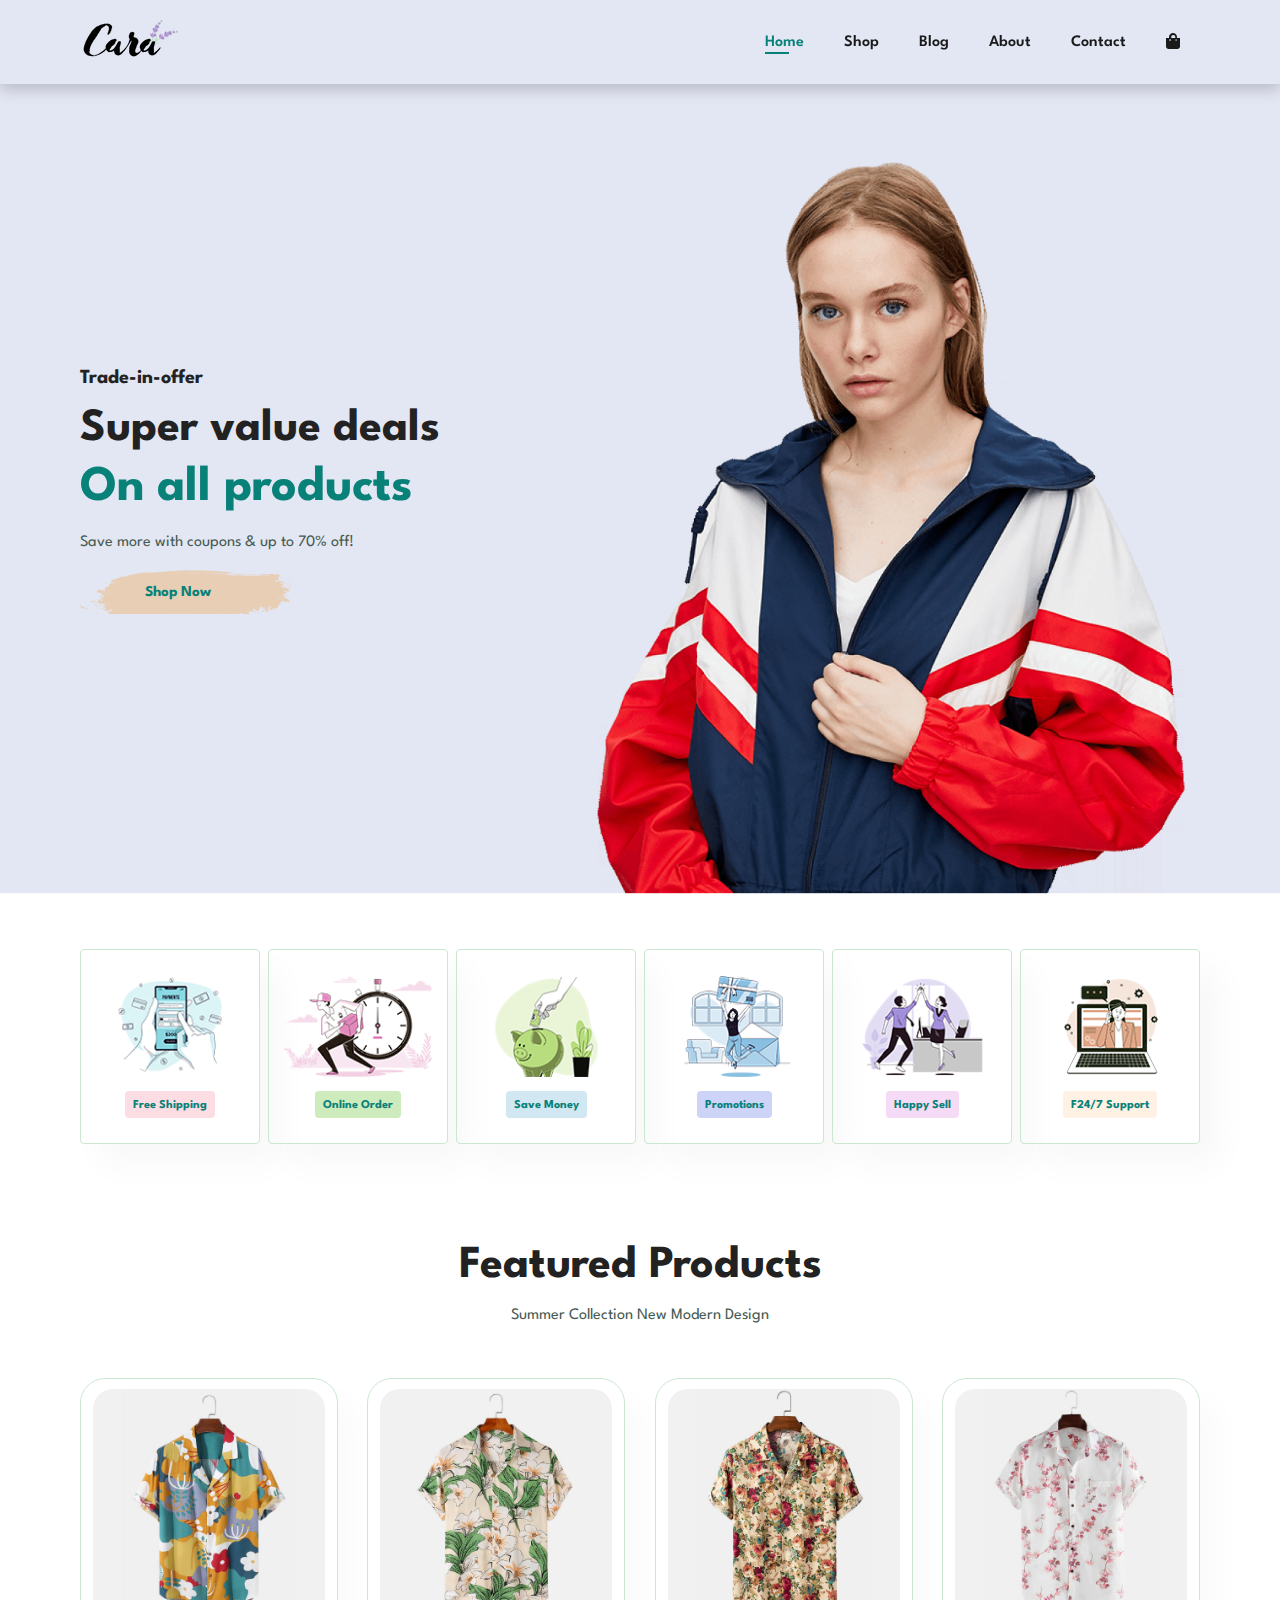
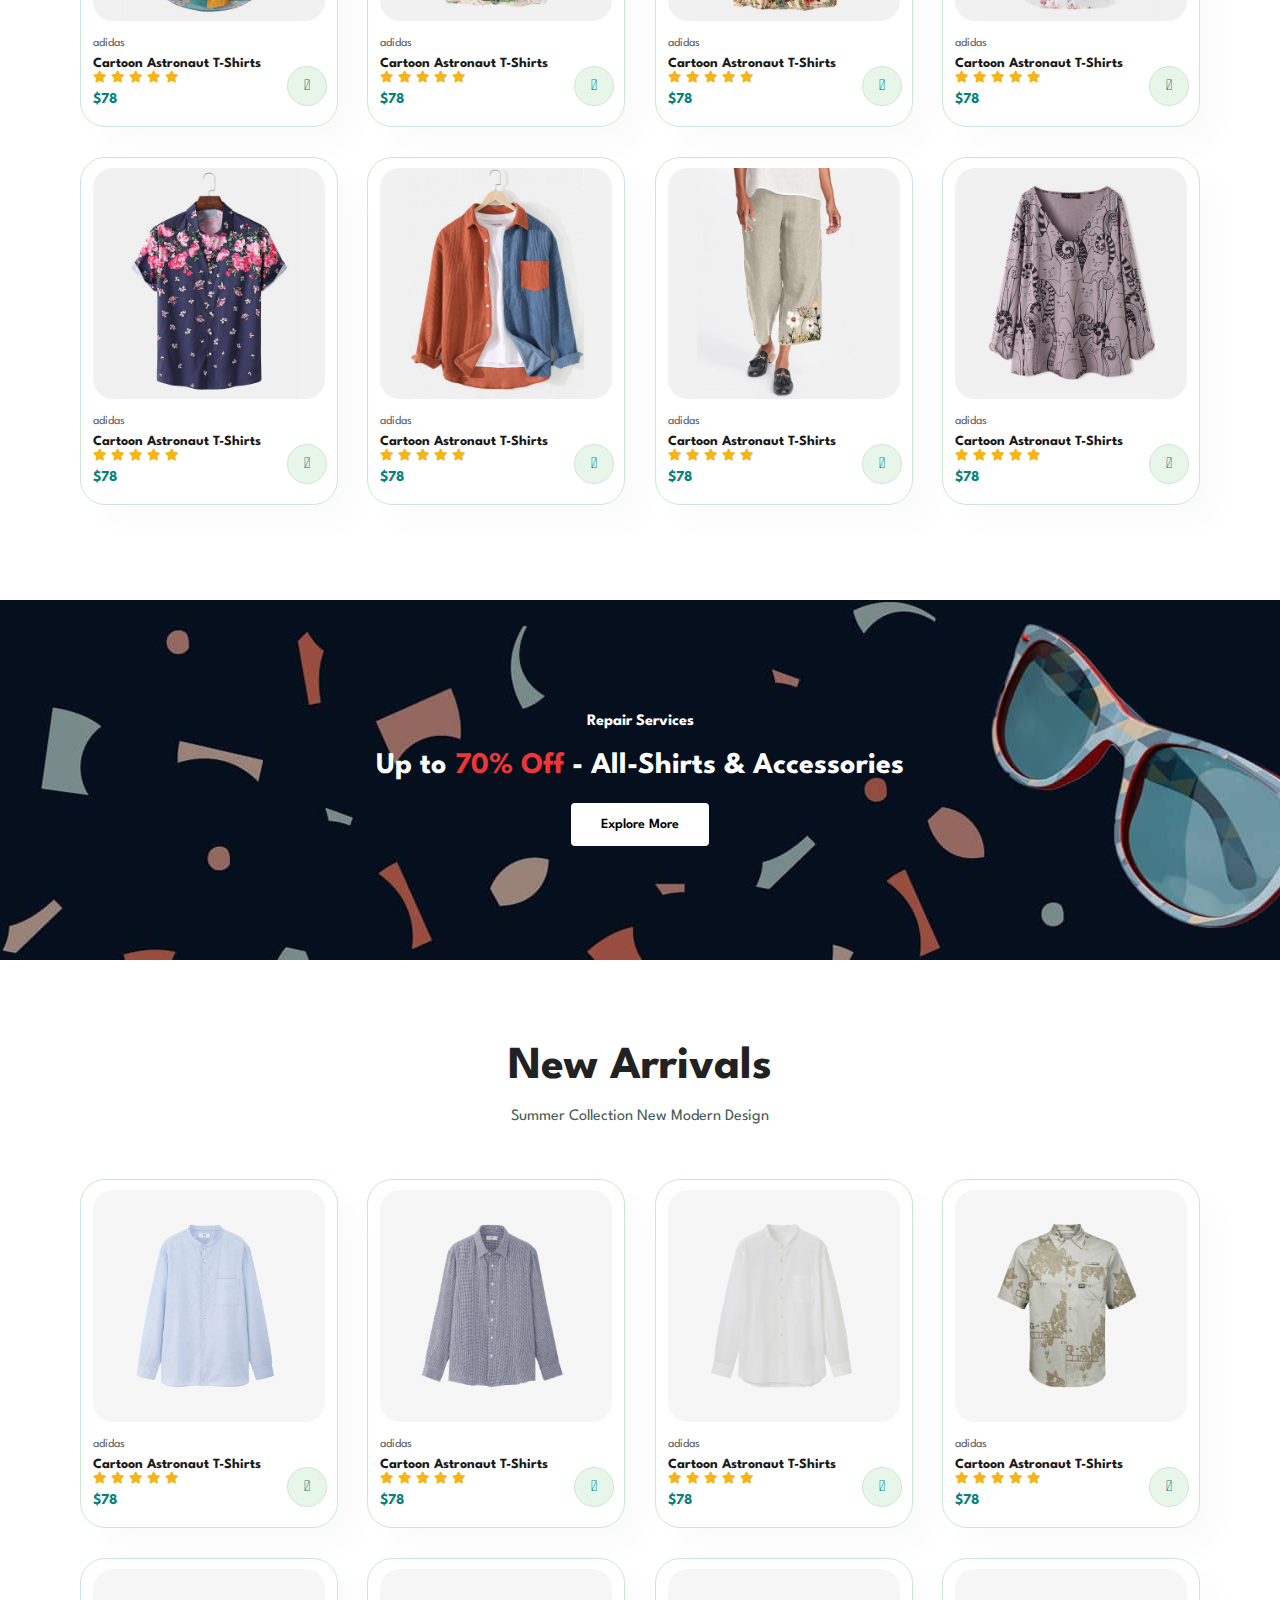
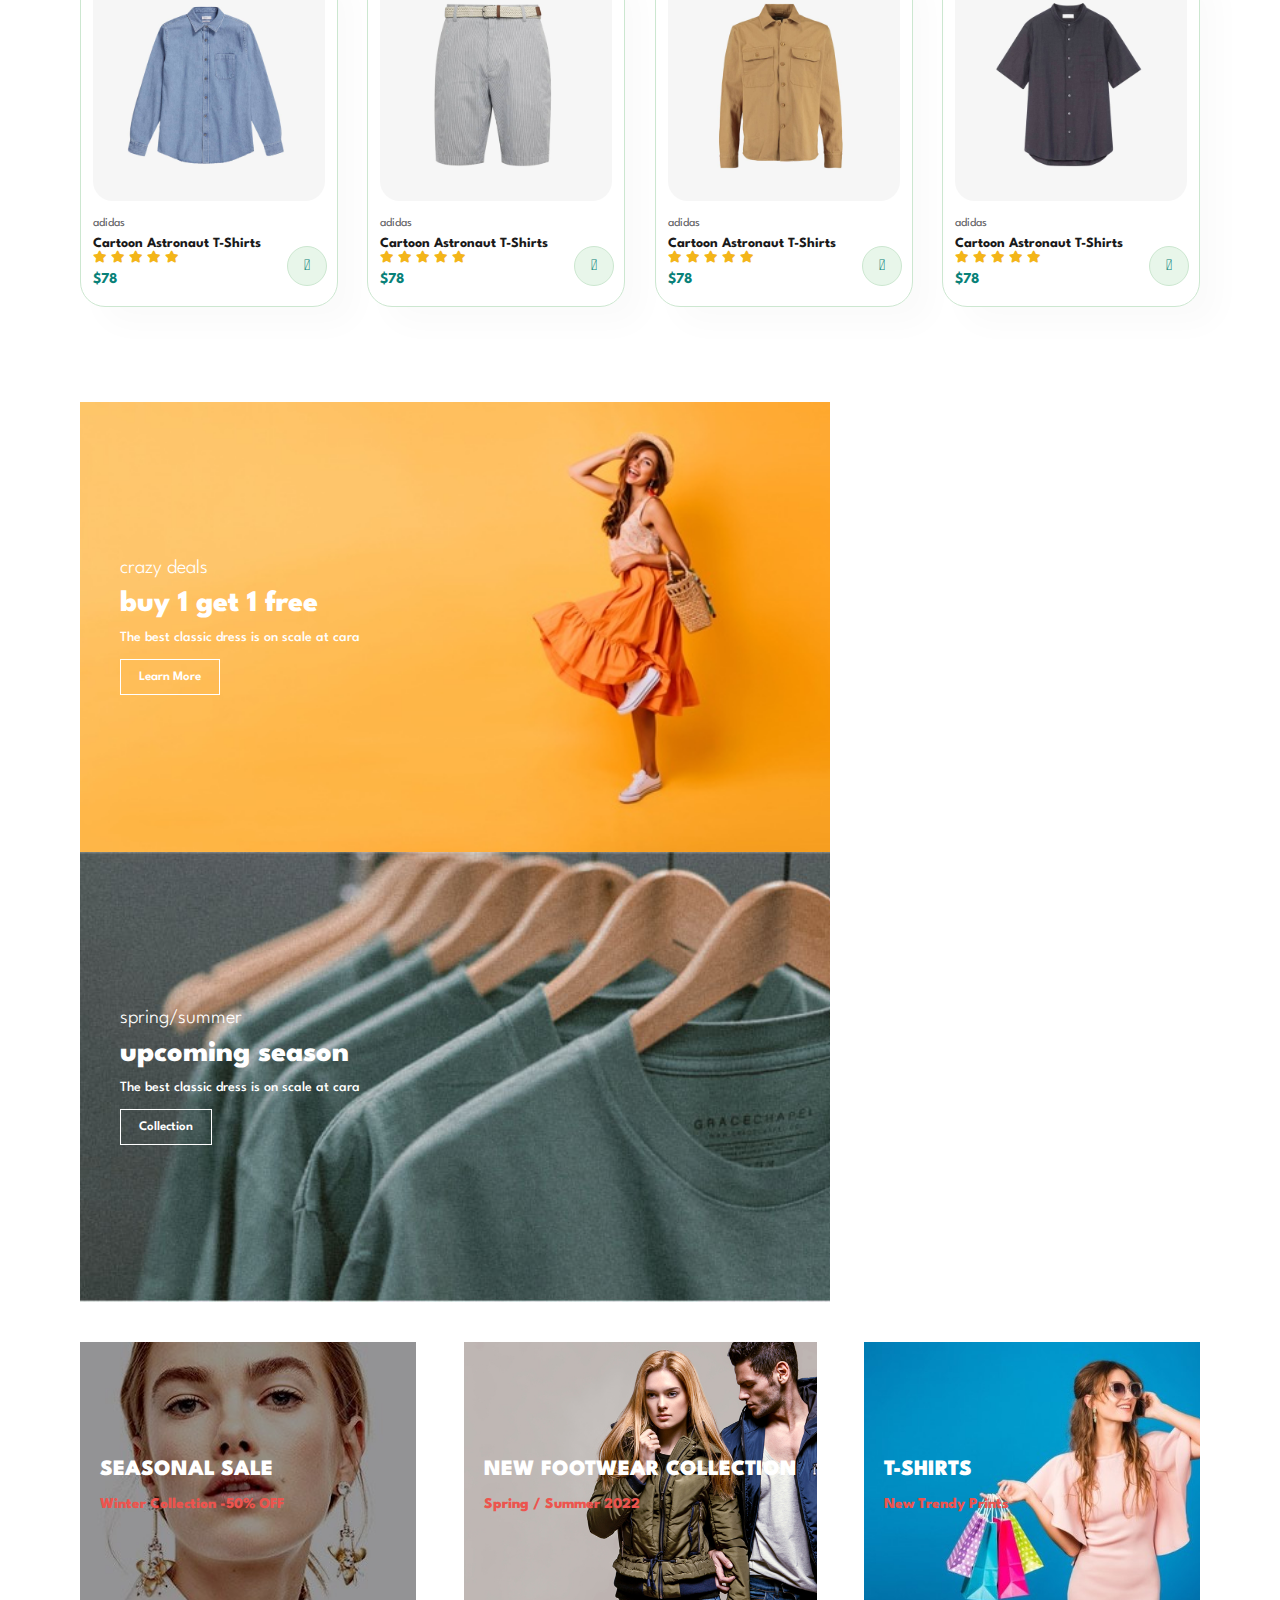
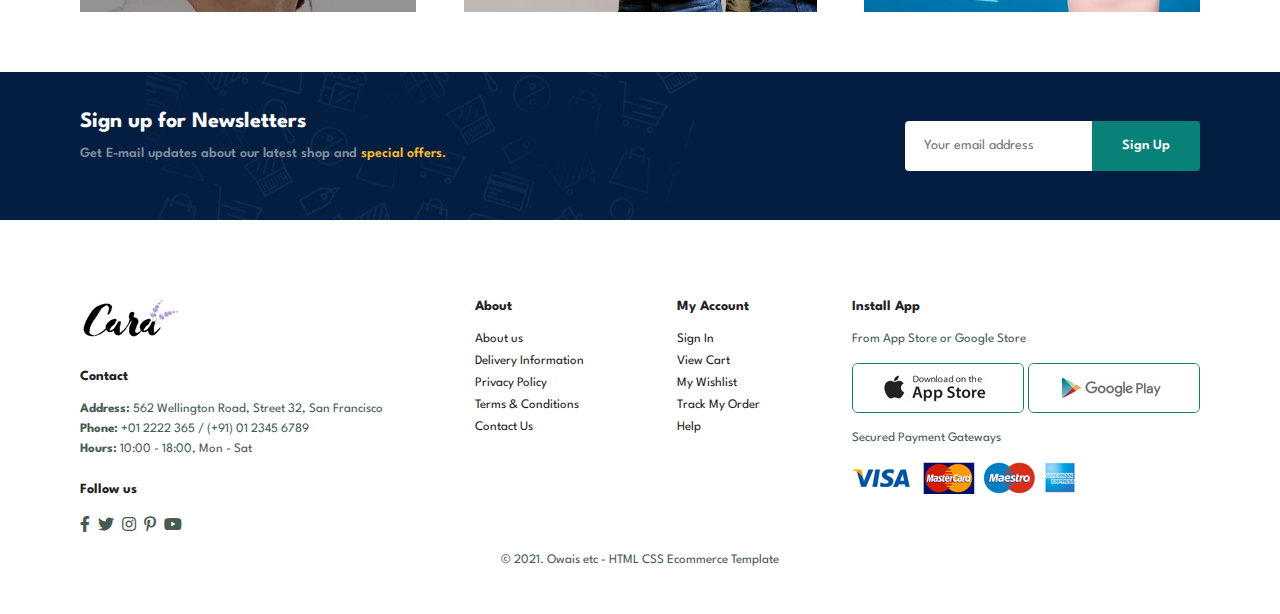
<file: index.html>
<!DOCTYPE html>
<html lang="en">
<head>
    <meta charset="UTF-8">
    <meta name="viewport" content="width=device-width, initial-scale=1.0">
    <title>Tech2etc Ecommerce Tutorial </title>
    <link rel="stylesheet" href="style.css ">
        <link rel="stylesheet" href="https://cdnjs.cloudflare.com/ajax/libs/font-awesome/5.15.4/css/all.min.css">


</head>
<body>

    <section id="header">
        <a href="#"><img src="logo.png" class="logo" alt=""></a>
    
        <div>
            <ul id="navbar">
                <li><a class="active" href="index.html">Home</a></li>
                <li><a href="shop.html">Shop</a></li>
                <li><a href="blog.html">Blog</a></li>
                <li><a href="about.html">About</a></li>
                <li><a href="contact.html">Contact</a></li>
                <li id="lg-bag"><a href="cart.html"><i class="fas fa-shopping-bag"></i></a></li>
                <a href="#" id="close"><i class="fas fa-times"></i></a>
            </ul>
        </div>
     
        <div id="mobile">
            <a href="cart.html"><i class="fas fa-shopping-bag"></i></a>
            <i id="bar" class="fas fa-outdent"></i>
        </div>
    </section>

    <section id="hero">
        <h4>Trade-in-offer</h4>
        <h2>Super value deals</h2>
        <h1>On all products</h1>
        <p>Save more with coupons & up to 70% off!</p>
        <button>Shop Now</button>
    </section>

    <section id="feature" class="section-p1">
        <div class="fe-box">
            <img src="/img/features/f1.png" alt="">
            <h6>Free Shipping</h6>
        </div>
        <div class="fe-box">
            <img src="/img/features/f2.png" alt="">
            <h6>Online Order</h6>
        </div>
        <div class="fe-box">
            <img src="/img/features/f3.png" alt="">
            <h6>Save Money</h6>
        </div>
        <div class="fe-box">
            <img src="/img/features/f4.png" alt="">
            <h6>Promotions</h6>
        </div>
        <div class="fe-box">
            <img src="/img/features/f5.png" alt="">
            <h6>Happy Sell</h6>
        </div>
        <div class="fe-box">
            <img src="/img/features/f6.png" alt="">
            <h6>F24/7 Support</h6>
        </div>
    </section>

    <section id="product1" class="section-p1">
        <h2>Featured Products</h2>
        <p>Summer Collection New Modern Design</p>
        <div class="pro-container">
            <div class="pro">
                <img src="img/products/f1.jpg" alt="">
                <div class="des">
                    <span>adidas</span>
                    <h5>Cartoon Astronaut T-Shirts</h5>
                    <div class="star">
                        <i class="fas fa-star"></i>
                        <i class="fas fa-star"></i>
                        <i class="fas fa-star"></i>
                        <i class="fas fa-star"></i>
                        <i class="fas fa-star"></i>
                    </div>
                    <h4>$78</h4>
                </div>
                <a href="#"><i class="cart fal fa-shopping-cart" ></i></a>
            </div>
            <div class="pro">
                <img src="img/products/f2.jpg" alt="">
                <div class="des">
                    <span>adidas</span>
                    <h5>Cartoon Astronaut T-Shirts</h5>
                    <div class="star">
                        <i class="fas fa-star"></i>
                        <i class="fas fa-star"></i>
                        <i class="fas fa-star"></i>
                        <i class="fas fa-star"></i>
                        <i class="fas fa-star"></i>
                    </div>
                    <h4>$78</h4>
                </div>
                <a href="#"><i class="cart fal fa-shopping-cart" ></i></a>
            </div>
            <div class="pro">
                <img src="img/products/f3.jpg" alt="">
                <div class="des">
                    <span>adidas</span>
                    <h5>Cartoon Astronaut T-Shirts</h5>
                    <div class="star">
                        <i class="fas fa-star"></i>
                        <i class="fas fa-star"></i>
                        <i class="fas fa-star"></i>
                        <i class="fas fa-star"></i>
                        <i class="fas fa-star"></i>
                    </div>
                    <h4>$78</h4>
                </div>
                <a href="#"><i class="cart fal fa-shopping-cart" ></i></a>
            </div>
            <div class="pro">
                <img src="img/products/f4.jpg" alt="">
                <div class="des">
                    <span>adidas</span>
                    <h5>Cartoon Astronaut T-Shirts</h5>
                    <div class="star">
                        <i class="fas fa-star"></i>
                        <i class="fas fa-star"></i>
                        <i class="fas fa-star"></i>
                        <i class="fas fa-star"></i>
                        <i class="fas fa-star"></i>
                    </div>
                    <h4>$78</h4>
                </div>
                <a href="#"><i class="cart fal fa-shopping-cart" ></i></a>
            </div>
            <div class="pro">
                <img src="img/products/f5.jpg" alt="">
                <div class="des">
                    <span>adidas</span>
                    <h5>Cartoon Astronaut T-Shirts</h5>
                    <div class="star">
                        <i class="fas fa-star"></i>
                        <i class="fas fa-star"></i>
                        <i class="fas fa-star"></i>
                        <i class="fas fa-star"></i>
                        <i class="fas fa-star"></i>
                    </div>
                    <h4>$78</h4>
                </div>
                <a href="#"><i class="cart fal fa-shopping-cart" ></i></a>
            </div>
            <div class="pro">
                <img src="img/products/f6.jpg" alt="">
                <div class="des">
                    <span>adidas</span>
                    <h5>Cartoon Astronaut T-Shirts</h5>
                    <div class="star">
                        <i class="fas fa-star"></i>
                        <i class="fas fa-star"></i>
                        <i class="fas fa-star"></i>
                        <i class="fas fa-star"></i>
                        <i class="fas fa-star"></i>
                    </div>
                    <h4>$78</h4>
                </div>
                <a href="#"><i class="cart fal fa-shopping-cart" ></i></a>
            </div>
            <div class="pro">
                <img src="img/products/f7.jpg" alt="">
                <div class="des">
                    <span>adidas</span>
                    <h5>Cartoon Astronaut T-Shirts</h5>
                    <div class="star">
                        <i class="fas fa-star"></i>
                        <i class="fas fa-star"></i>
                        <i class="fas fa-star"></i>
                        <i class="fas fa-star"></i>
                        <i class="fas fa-star"></i>
                    </div>
                    <h4>$78</h4>
                </div>
                <a href="#"><i class="cart fal fa-shopping-cart" ></i></a>
            </div>
            <div class="pro">
                <img src="img/products/f8.jpg" alt="">
                <div class="des">
                    <span>adidas</span>
                    <h5>Cartoon Astronaut T-Shirts</h5>
                    <div class="star">
                        <i class="fas fa-star"></i>
                        <i class="fas fa-star"></i>
                        <i class="fas fa-star"></i>
                        <i class="fas fa-star"></i>
                        <i class="fas fa-star"></i>
                    </div>
                    <h4>$78</h4>
                </div>
                <a href="#"><i class="cart fal fa-shopping-cart" ></i></a>
            </div>
        </div>
    </section>

    <section id="banner" class="section-m1">
        <h4>Repair Services</h4>
        <h2>Up to <span>70% Off</span> - All-Shirts & Accessories</h2>
        <button class="normal ">Explore More</button>
    </section>

    <section id="product1" class="section-p1">
        <h2>New Arrivals</h2>
        <p>Summer Collection New Modern Design</p>
        <div class="pro-container">
            <div class="pro">
                <img src="img/products/n1.jpg" alt="">
                <div class="des">
                    <span>adidas</span>
                    <h5>Cartoon Astronaut T-Shirts</h5>
                    <div class="star">
                        <i class="fas fa-star"></i>
                        <i class="fas fa-star"></i>
                        <i class="fas fa-star"></i>
                        <i class="fas fa-star"></i>
                        <i class="fas fa-star"></i>
                    </div>
                    <h4>$78</h4>
                </div>
                <a href="#"><i class="cart fal fa-shopping-cart" ></i></a>
            </div>
            <div class="pro">
                <img src="img/products/n2.jpg" alt="">
                <div class="des">
                    <span>adidas</span>
                    <h5>Cartoon Astronaut T-Shirts</h5>
                    <div class="star">
                        <i class="fas fa-star"></i>
                        <i class="fas fa-star"></i>
                        <i class="fas fa-star"></i>
                        <i class="fas fa-star"></i>
                        <i class="fas fa-star"></i>
                    </div>
                    <h4>$78</h4>
                </div>
                <a href="#"><i class="cart fal fa-shopping-cart" ></i></a>
            </div>
            <div class="pro">
                <img src="img/products/n3.jpg" alt="">
                <div class="des">
                    <span>adidas</span>
                    <h5>Cartoon Astronaut T-Shirts</h5>
                    <div class="star">
                        <i class="fas fa-star"></i>
                        <i class="fas fa-star"></i>
                        <i class="fas fa-star"></i>
                        <i class="fas fa-star"></i>
                        <i class="fas fa-star"></i>
                    </div>
                    <h4>$78</h4>
                </div>
                <a href="#"><i class="cart fal fa-shopping-cart" ></i></a>
            </div>
            <div class="pro">
                <img src="img/products/n4.jpg" alt="">
                <div class="des">
                    <span>adidas</span>
                    <h5>Cartoon Astronaut T-Shirts</h5>
                    <div class="star">
                        <i class="fas fa-star"></i>
                        <i class="fas fa-star"></i>
                        <i class="fas fa-star"></i>
                        <i class="fas fa-star"></i>
                        <i class="fas fa-star"></i>
                    </div>
                    <h4>$78</h4>
                </div>
                <a href="#"><i class="cart fal fa-shopping-cart" ></i></a>
            </div>
            <div class="pro">
                <img src="img/products/n5.jpg" alt="">
                <div class="des">
                    <span>adidas</span>
                    <h5>Cartoon Astronaut T-Shirts</h5>
                    <div class="star">
                        <i class="fas fa-star"></i>
                        <i class="fas fa-star"></i>
                        <i class="fas fa-star"></i>
                        <i class="fas fa-star"></i>
                        <i class="fas fa-star"></i>
                    </div>
                    <h4>$78</h4>
                </div>
                <a href="#"><i class="cart fal fa-shopping-cart" ></i></a>
            </div>
            <div class="pro">
                <img src="img/products/n6.jpg" alt="">
                <div class="des">
                    <span>adidas</span>
                    <h5>Cartoon Astronaut T-Shirts</h5>
                    <div class="star">
                        <i class="fas fa-star"></i>
                        <i class="fas fa-star"></i>
                        <i class="fas fa-star"></i>
                        <i class="fas fa-star"></i>
                        <i class="fas fa-star"></i>
                    </div>
                    <h4>$78</h4>
                </div>
                <a href="#"><i class="cart fal fa-shopping-cart" ></i></a>
            </div>
            <div class="pro">
                <img src="img/products/n7.jpg" alt="">
                <div class="des">
                    <span>adidas</span>
                    <h5>Cartoon Astronaut T-Shirts</h5>
                    <div class="star">
                        <i class="fas fa-star"></i>
                        <i class="fas fa-star"></i>
                        <i class="fas fa-star"></i>
                        <i class="fas fa-star"></i>
                        <i class="fas fa-star"></i>
                    </div>
                    <h4>$78</h4>
                </div>
                <a href="#"><i class="cart fal fa-shopping-cart" ></i></a>
            </div>
            <div class="pro">
                <img src="img/products/n8.jpg" alt="">
                <div class="des">
                    <span>adidas</span>
                    <h5>Cartoon Astronaut T-Shirts</h5>
                    <div class="star">
                        <i class="fas fa-star"></i>
                        <i class="fas fa-star"></i>
                        <i class="fas fa-star"></i>
                        <i class="fas fa-star"></i>
                        <i class="fas fa-star"></i>
                    </div>
                    <h4>$78</h4>
                </div>
                <a href="#"><i class="cart fal fa-shopping-cart" ></i></a>
            </div>
        </div>
    </section>

    <section id="sm-banner" class="section-p1">
        <div class="banner-box">
            <h4>crazy deals</h4>
            <h2>buy 1 get 1 free</h2>
            <span>The best classic dress is on scale at cara</span>
            <button class="white">Learn More</button>
        </div>
        <div class="banner-box banner-box2">
            <h4>spring/summer</h4>
            <h2>upcoming season</h2>
            <span>The best classic dress is on scale at cara</span>
            <button class="white">Collection</button>
        </div>
    </section>
    
    <section id="banner3">
        <div class="banner-box">
            <h2>SEASONAL SALE</h2>
            <h3>Winter Collection -50% OFF</h3>
        </div>
        <div class="banner-box banner-box2">
            <h2>NEW FOOTWEAR COLLECTION</h2>
            <h3>Spring / Summer 2022</h3>
        </div>
        <div class="banner-box banner-box3">
            <h2>T-SHIRTS</h2>
            <h3>New Trendy Prints</h3>
        </div>
    </section>

    <section id="newsletter" class="section-p1 section-m1">
        <div class="newstext">
            <h4>Sign up for Newsletters</h4>
            <p>Get E-mail updates about our latest shop and <span>special offers.</span></p>
        </div>
        <div class="form">
            <input type="text" placeholder="Your email address">
            <button class="normal">Sign Up</button>
        </div>

    </section>

    <footer class="section-p1">
        <div class="col">
        <img class="logo" src="logo.png" alt="">
        <h4>Contact</h4>
        <p><strong>Address: </strong> 562 Wellington Road, Street 32, San  Francisco</p>
        <p><strong>Phone: </strong> +01 2222 365 / (+91) 01 2345 6789</p>
        <p><strong>Hours: </strong> 10:00 - 18:00, Mon - Sat</p>
        <div class="follow">
            <h4>Follow us</h4>
             <div class="icon">
                <i class="fab fa-facebook-f"></i>
                <i class="fab fa-twitter"></i>
                <i class="fab fa-instagram"></i>
                <i class="fab fa-pinterest-p"></i>
                <i class="fab fa-youtube"></i>
            </div>
        </div>
        </div>
        <div class="col">
            <h4>About</h4>
            <a href="#">About us</a>
            <a href="#">Delivery Information</a>
            <a href="#">Privacy Policy</a>
            <a href="#">Terms & Conditions</a>
            <a href="#">Contact Us</a>
        </div> 
        <div class="col">
            <h4>My Account</h4>
            <a href="#">Sign In</a>
            <a href="#">View Cart</a>
            <a href="#">My Wishlist</a>
            <a href="#">Track My Order</a>
            <a href="#">Help</a>
        </div>

        <div class="col install">
            <h4>Install App</h4>
            <p>From App Store or Google Store</p>
            <div class="row">
                <img src="/img/pay/app.jpg" alt="">
                <img src="/img/pay/play.jpg" alt="">
            </div>
            <p>Secured Payment Gateways </p>
            <img src="img/pay/pay.png" alt="">
        </div>

        <div class="copyright">
            <p> © 2021. Owais etc - HTML CSS Ecommerce Template </p>
        </div>
    </footer>

    <script src="script.js"></script> 
</body>
</html>
</file>
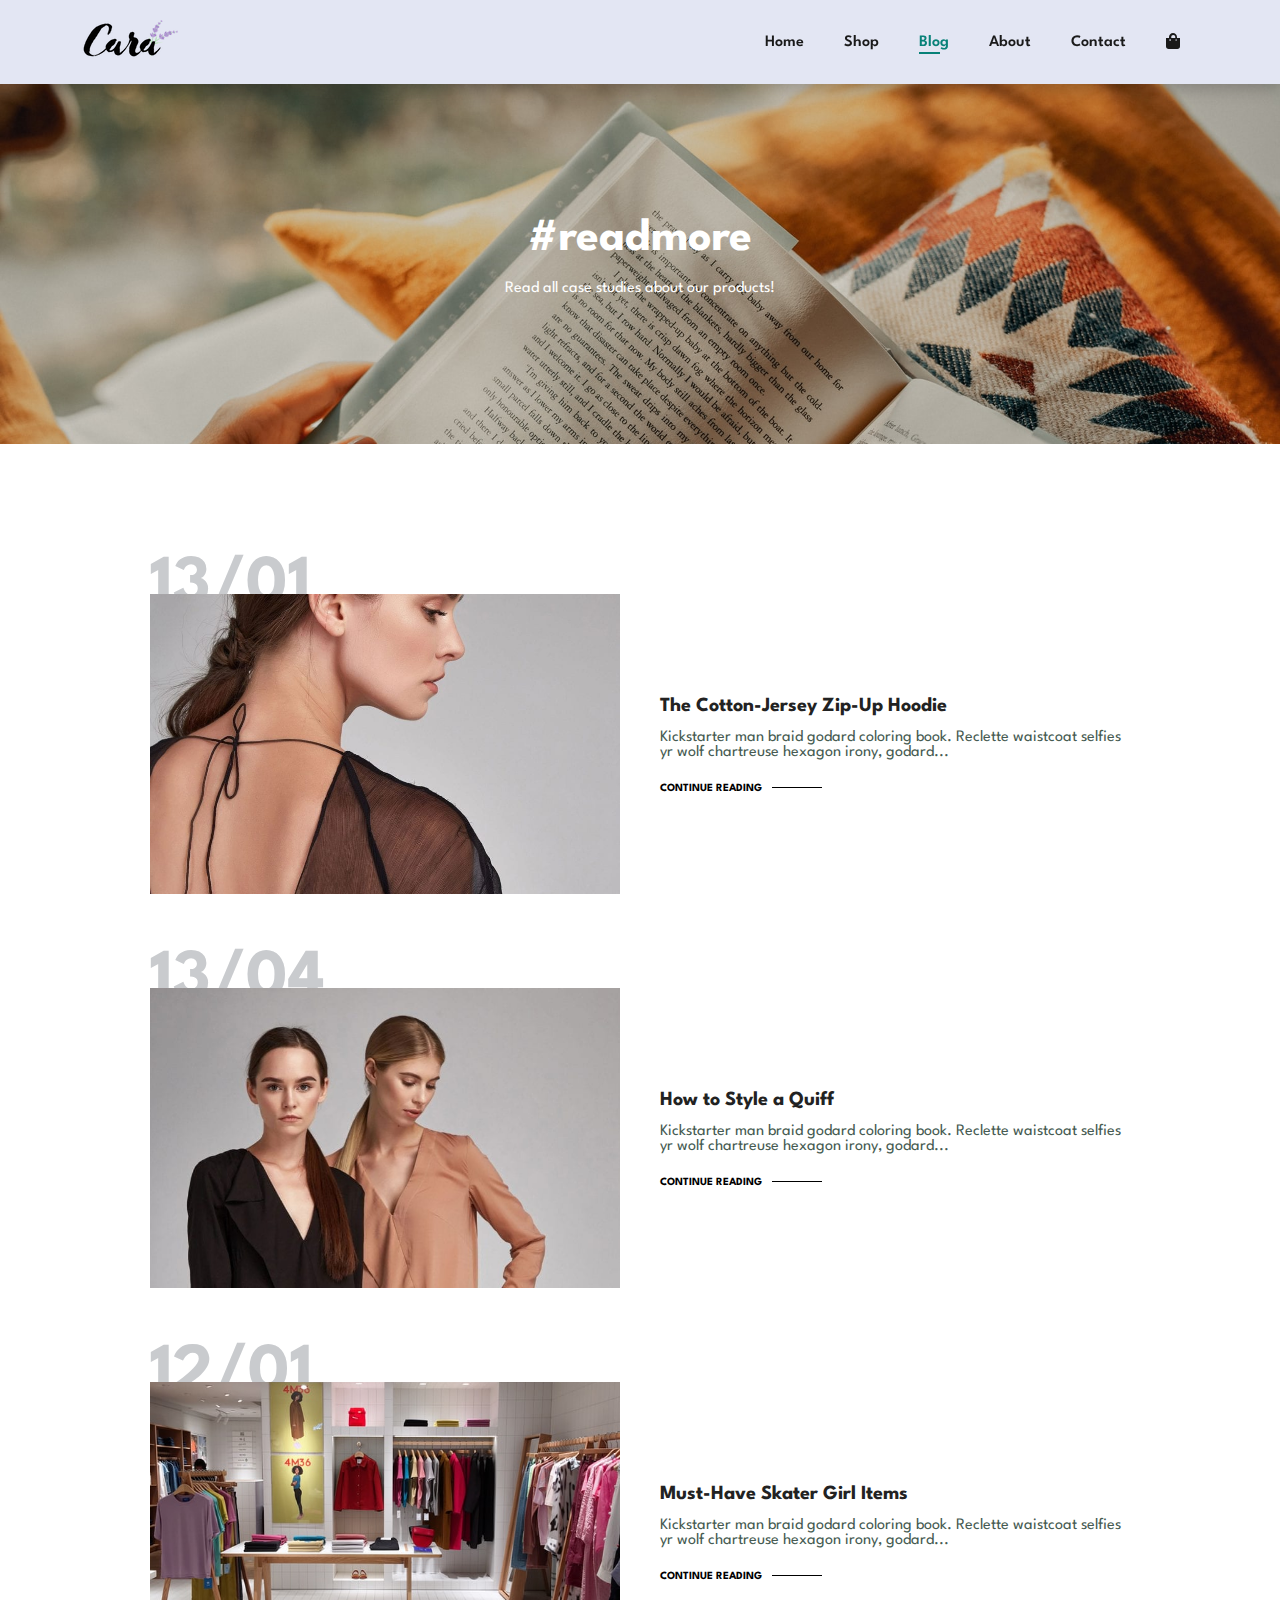
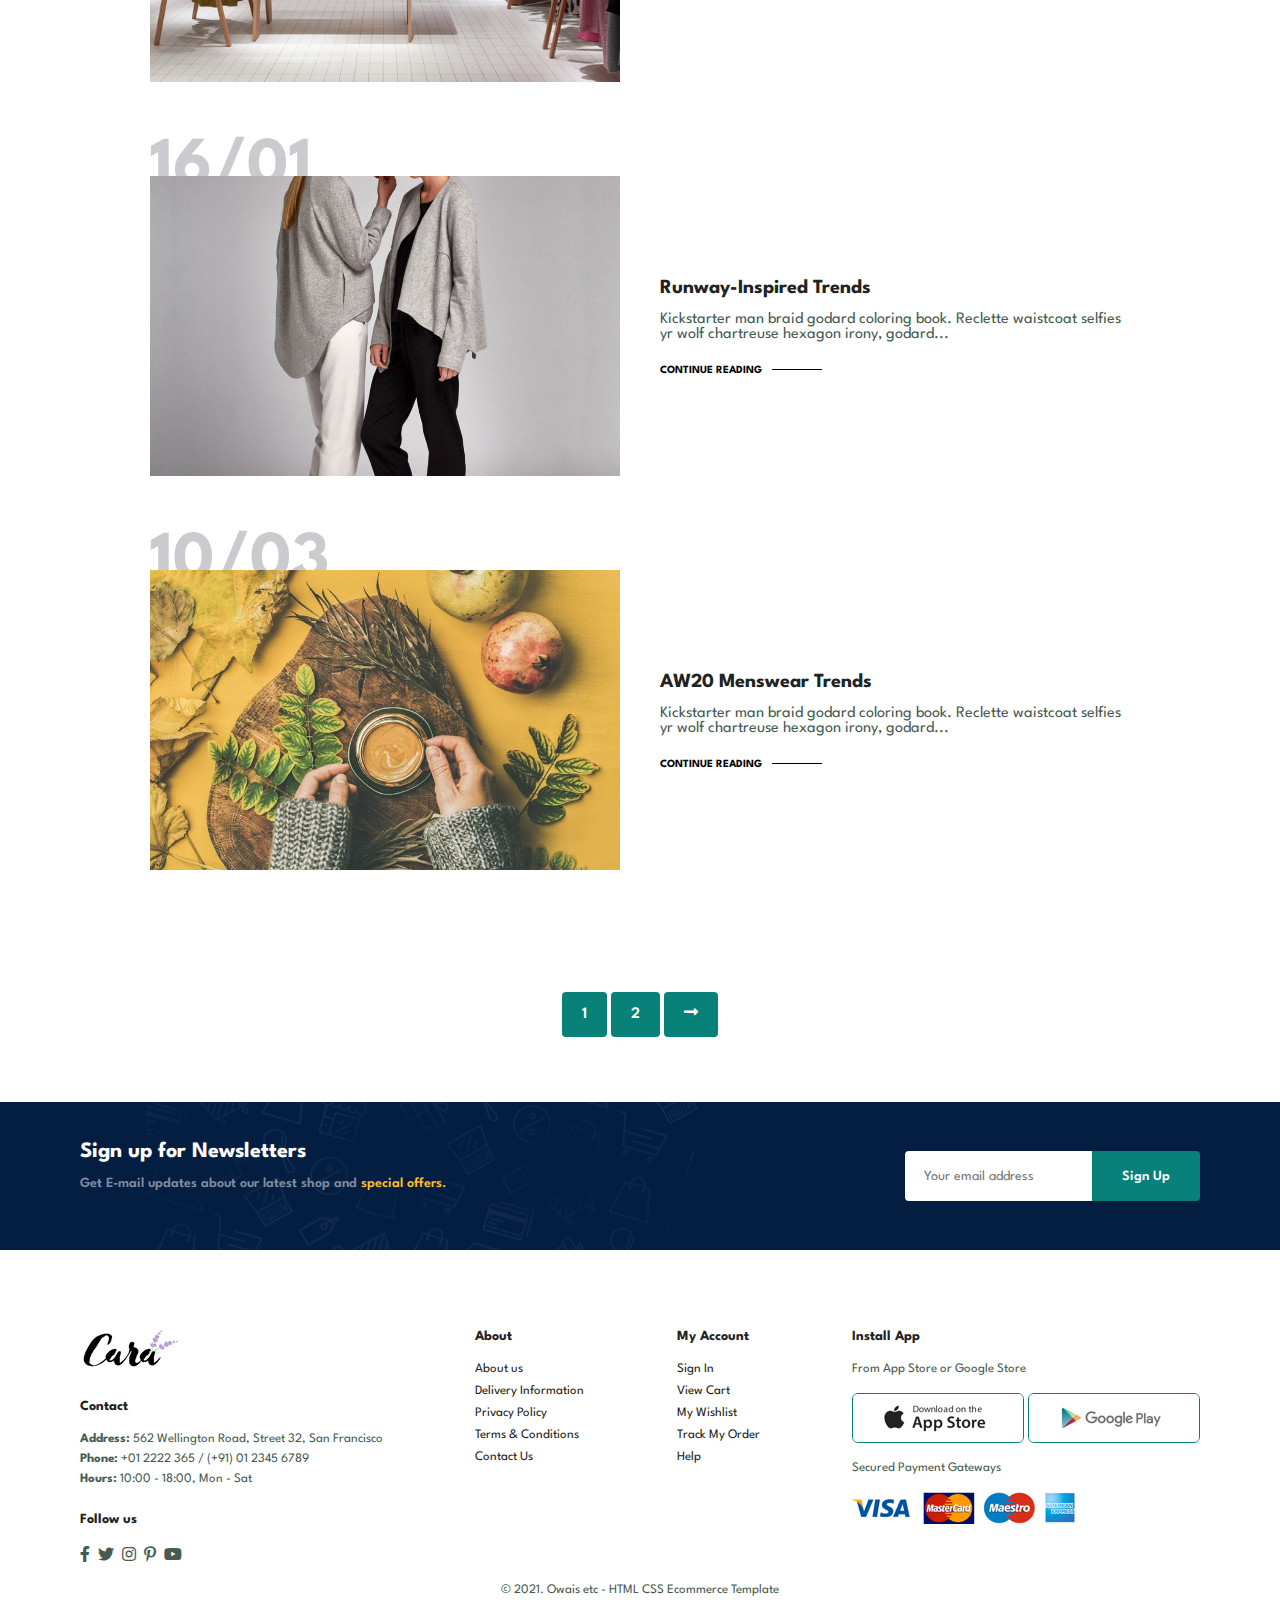
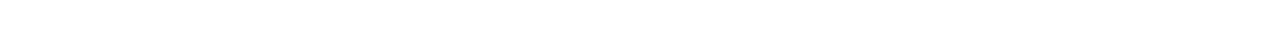
<file: blog.html>
<!DOCTYPE html>
<html lang="en">
<head>
    <meta charset="UTF-8">
    <meta name="viewport" content="width=device-width, initial-scale=1.0">
    <title>Tech2etc Ecommerce Tutorial </title>
    <link rel="stylesheet" href="style.css ">
        <link rel="stylesheet" href="https://cdnjs.cloudflare.com/ajax/libs/font-awesome/5.15.4/css/all.min.css">


</head>
<body>

    <section id="header">
        <a href="#"><img src="logo.png" class="logo" alt=""></a>
    
        <div>
            <ul id="navbar">
                <li><a href="index.html">Home</a></li>
                <li><a href="shop.html">Shop</a></li>
                <li><a class="active"  href="blog.html">Blog</a></li>
                <li><a href="about.html">About</a></li>
                <li><a href="contact.html">Contact</a></li>
                <li id="lg-bag"><a href="cart.html"><i class="fas fa-shopping-bag"></i></a></li>
                <a href="#" id="close"><i class="fas fa-times"></i></a>
            </ul>
        </div>
     
        <div id="mobile">
            <a href="cart.html"><i class="fas fa-shopping-bag"></i></a>
            <i id="bar" class="fas fa-outdent"></i>
        </div>
    </section>

    <section id="page-header" class="blog-header">
        <h2>#readmore</h2>
        <p>Read all case studies about our products!</p>
    </section>

    <section id="blog">
        <div class="blog-box">
            <div class="blog-img">
                <img src="img/blog/b1.jpg" alt="">
            </div>
            <div class="blog-details">
                <h4>The Cotton-Jersey Zip-Up Hoodie</h4>
                <p>Kickstarter man braid godard coloring book. Reclette waistcoat selfies
                    yr wolf chartreuse hexagon irony, godard...</p>
                    <a href="#">CONTINUE READING</a>
            </div>
            <h1>13/01</h1>
        </div>
        <div class="blog-box">
            <div class="blog-img">
                <img src="img/blog/b2.jpg" alt="">
            </div>
            <div class="blog-details">
                <h4>How to Style a Quiff</h4>
                <p>Kickstarter man braid godard coloring book. Reclette waistcoat selfies
                    yr wolf chartreuse hexagon irony, godard...</p>
                    <a href="#">CONTINUE READING</a>
            </div>
            <h1>13/04</h1>
        </div>
        <div class="blog-box">
            <div class="blog-img">
                <img src="img/blog/b3.jpg" alt="">
            </div>
            <div class="blog-details">
                <h4>Must-Have Skater Girl Items</h4>
                <p>Kickstarter man braid godard coloring book. Reclette waistcoat selfies
                    yr wolf chartreuse hexagon irony, godard...</p>
                    <a href="#">CONTINUE READING</a>
            </div>
            <h1>12/01</h1>
        </div>
        <div class="blog-box">
            <div class="blog-img">
                <img src="img/blog/b4.jpg" alt="">
            </div>
            <div class="blog-details">
                <h4>Runway-Inspired Trends</h4>
                <p>Kickstarter man braid godard coloring book. Reclette waistcoat selfies
                    yr wolf chartreuse hexagon irony, godard...</p>
                    <a href="#">CONTINUE READING</a>
            </div>
            <h1>16/01</h1>
        </div>
        <div class="blog-box">
            <div class="blog-img">
                <img src="img/blog/bg6.jpg" alt="">
            </div>
            <div class="blog-details">
                <h4>AW20 Menswear Trends</h4>
                <p>Kickstarter man braid godard coloring book. Reclette waistcoat selfies
                    yr wolf chartreuse hexagon irony, godard...</p>
                    <a href="#">CONTINUE READING</a>
            </div>
            <h1>10/03</h1>
        </div>
    </section> 

    <section id="pagination" class="section-p1">
        <a href="#">1</a>
        <a href="#">2</a>
        <a href="#"><i class="fas fa-long-arrow-alt-right"></i></a>
    </section>

    <section id="newsletter" class="section-p1 section-m1">
        <div class="newstext">
            <h4>Sign up for Newsletters</h4>
            <p>Get E-mail updates about our latest shop and <span>special offers.</span></p>
        </div>
        <div class="form">
            <input type="text" placeholder="Your email address">
            <button class="normal">Sign Up</button>
        </div>

    </section>

    <footer class="section-p1">
        <div class="col">
        <img class="logo" src="logo.png" alt="">
        <h4>Contact</h4>
        <p><strong>Address: </strong> 562 Wellington Road, Street 32, San  Francisco</p>
        <p><strong>Phone: </strong> +01 2222 365 / (+91) 01 2345 6789</p>
        <p><strong>Hours: </strong> 10:00 - 18:00, Mon - Sat</p>
        <div class="follow">
            <h4>Follow us</h4>
             <div class="icon">
                <i class="fab fa-facebook-f"></i>
                <i class="fab fa-twitter"></i>
                <i class="fab fa-instagram"></i>
                <i class="fab fa-pinterest-p"></i>
                <i class="fab fa-youtube"></i>
            </div>
        </div>
        </div>
        <div class="col">
            <h4>About</h4>
            <a href="#">About us</a>
            <a href="#">Delivery Information</a>
            <a href="#">Privacy Policy</a>
            <a href="#">Terms & Conditions</a>
            <a href="#">Contact Us</a>
        </div> 
        <div class="col">
            <h4>My Account</h4>
            <a href="#">Sign In</a>
            <a href="#">View Cart</a>
            <a href="#">My Wishlist</a>
            <a href="#">Track My Order</a>
            <a href="#">Help</a>
        </div>

        <div class="col install">
            <h4>Install App</h4>
            <p>From App Store or Google Store</p>
            <div class="row">
                <img src="/img/pay/app.jpg" alt="">
                <img src="/img/pay/play.jpg" alt="">
            </div>
            <p>Secured Payment Gateways </p>
            <img src="img/pay/pay.png" alt="">
        </div>

        <div class="copyright">
            <p> © 2021. Owais etc - HTML CSS Ecommerce Template </p>
        </div>
    </footer>

    <script src="script.js"></script> 
</body>
</html>
</file>
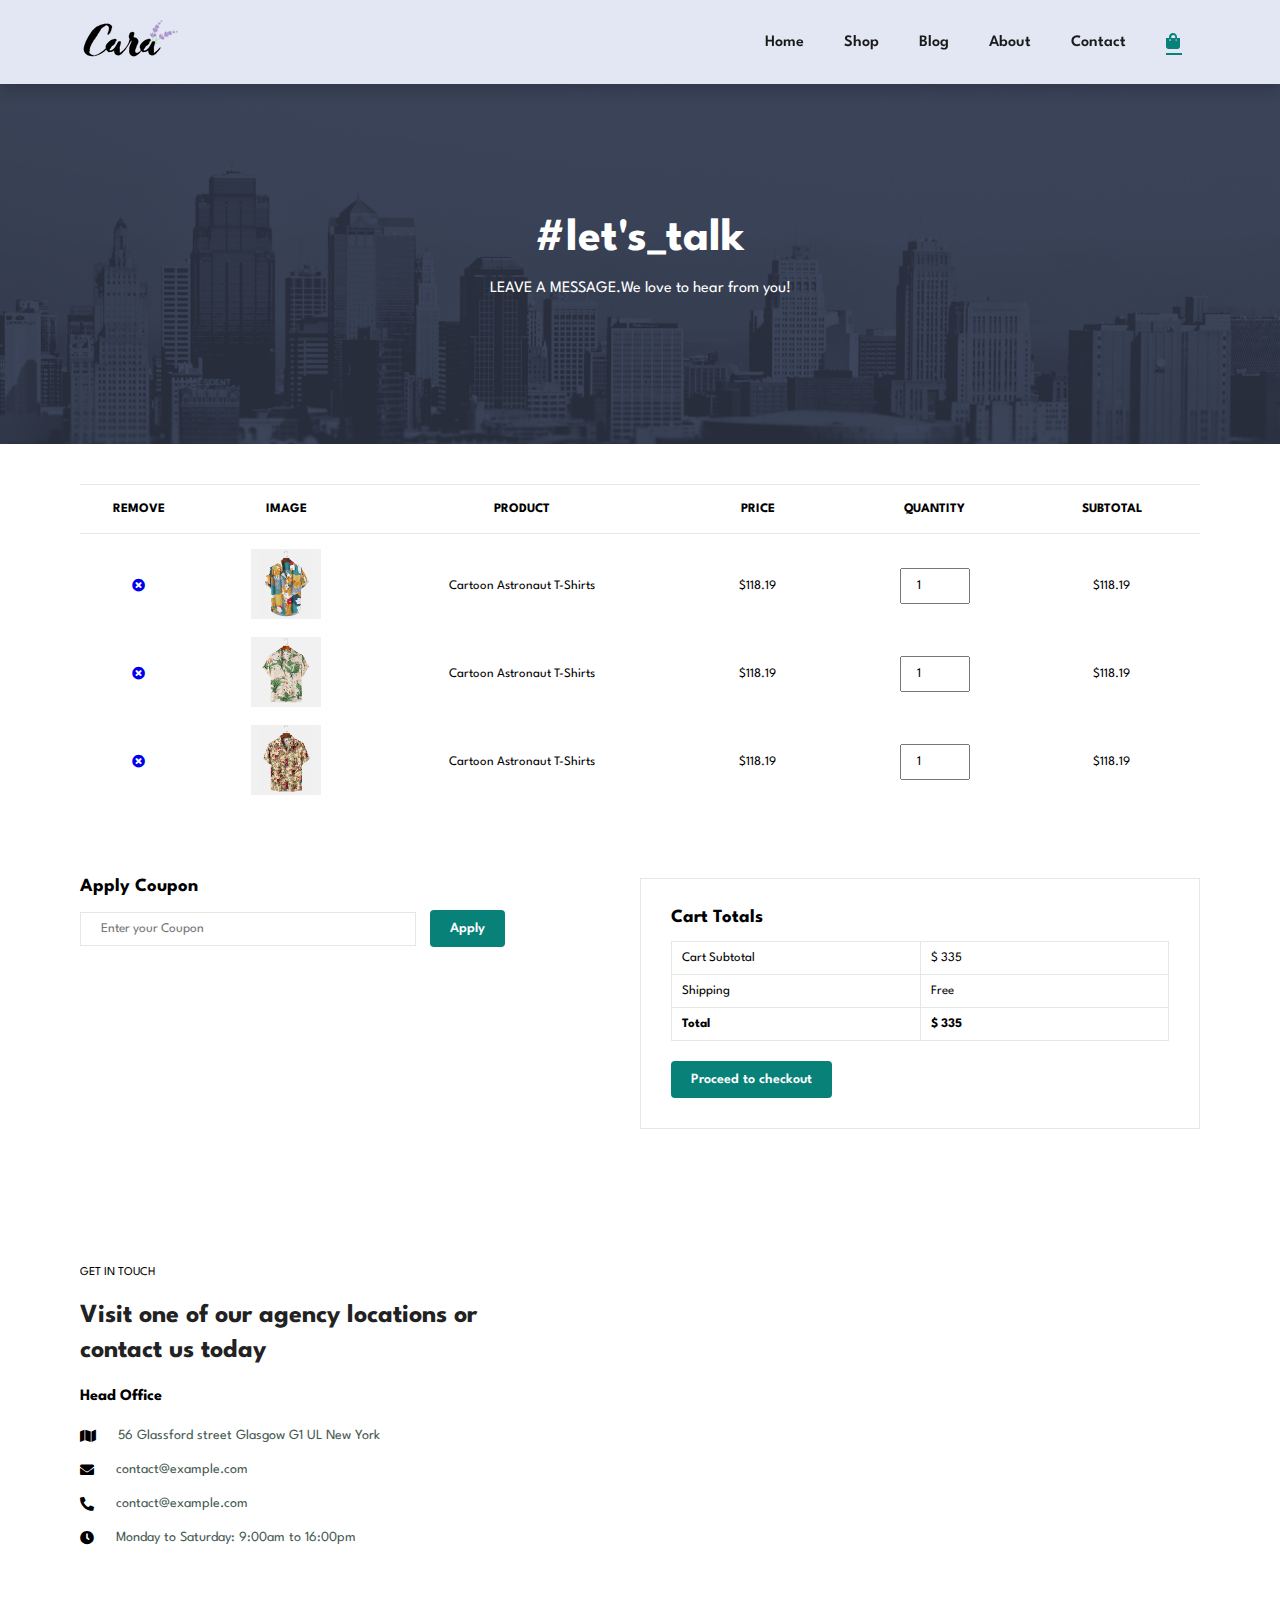
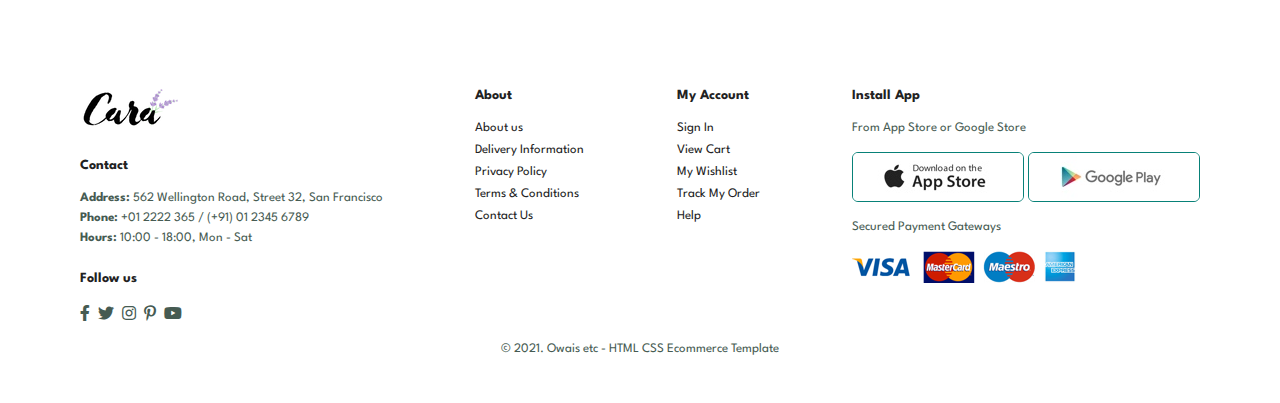
<file: cart.html>
<!DOCTYPE html>
<html lang="en">
<head>
    <meta charset="UTF-8">
    <meta name="viewport" content="width=device-width, initial-scale=1.0">
    <title>Tech2etc Ecommerce Tutorial </title>
    <link rel="stylesheet" href="style.css ">
        <link rel="stylesheet" href="https://cdnjs.cloudflare.com/ajax/libs/font-awesome/5.15.4/css/all.min.css">


</head>
<body>

    <section id="header">
        <a href="#"><img src="logo.png" class="logo" alt=""></a>
    
        <div>
            <ul id="navbar">
                <li><a href="index.html">Home</a></li>
                <li><a href="shop.html">Shop</a></li>
                <li><a href="blog.html">Blog</a></li>
                <li><a href="about.html">About</a></li>
                <li><a href="contact.html">Contact</a></li>
                <li id="lg-bag"><a class="active" href="cart.html"><i class="fas fa-shopping-bag"></i></a></li>
                <a href="#" id="close"><i class="fas fa-times"></i></a>
            </ul>
        </div>
     
        <div id="mobile">
            <a href="cart.html"><i class="fas fa-shopping-bag"></i></a>
            <i id="bar" class="fas fa-outdent"></i>
        </div>
    </section>

    <section id="page-header" class="about-header">
        <h2>#let's_talk</h2>
        <p>LEAVE A MESSAGE.We love to hear from you!</p>
    </section>

    <section id="cart" class="section-p1">
        <table width="100%">
            <thead>
                <tr>
                    <td>Remove</td>
                    <td>Image</td>
                    <td>Product</td>
                    <td>Price</td>
                    <td>Quantity</td>
                    <td>Subtotal</td>
                </tr>
            </thead>
            <tbody>
                <tr>
                    <td><a href="#"><i class="fas fa-times-circle"></i></a></td>
                    <td><img src="img/products/f1.jpg" alt=""></td>
                    <td>Cartoon Astronaut T-Shirts</td>
                    <td>$118.19</td>
                    <td><input type="number" value="1"></td>
                    <td>$118.19</td>
                </tr>
                <tr>
                    <td><a href="#"><i class="fas fa-times-circle"></i></a></td>
                    <td><img src="img/products/f2.jpg" alt=""></td>
                    <td>Cartoon Astronaut T-Shirts</td>
                    <td>$118.19</td>
                    <td><input type="number" value="1"></td>
                    <td>$118.19</td>
                </tr>
                <tr>
                    <td><a href="#"><i class="fas fa-times-circle"></i></a></td>
                    <td><img src="img/products/f3.jpg" alt=""></td>
                    <td>Cartoon Astronaut T-Shirts</td>
                    <td>$118.19</td>
                    <td><input type="number" value="1"></td>
                    <td>$118.19</td>
                </tr>
            </tbody>
        </table>
    </section>

    <section id="cart-add" class="section-p1">
        <div id="coupon">
             <h3>Apply Coupon</h3>
             <div>
                <input type="text" placeholder="Enter your Coupon">
                <button class="normal">Apply</button>
             </div>
        </div>
        <div id="subtotal">
            <h3>Cart Totals</h3>
            <table>
                <tr>
                    <td>Cart Subtotal</td>
                    <td>$ 335</td>
                </tr>
                <tr>
                    <td>Shipping</td>
                    <td>Free</td>
                </tr>
                <tr>
                    <td><strong>Total</strong></td>
                    <td><strong>$ 335</strong></td>
                </tr>
            </table>
            <button class="normal">Proceed to checkout</button>
        </div>
    </section>

    <section id="contact-details" class="section-p1">
        <div class="details">
            <span>GET IN TOUCH</span>
            <h2>Visit one of our agency locations or contact us today</h2>
            <h3>Head Office</h3>
            <div>
                <li><i class="fas fa-map"></i>
                <p>56 Glassford street Glasgow G1 UL New York</p>
                </li>
                <li><i class="fas fa-envelope"></i>
                    <p>contact@example.com</p>
                </li>
                <li><i class="fas fa-phone-alt"></i>
                    <p>contact@example.com</p>
                </li>
                <li><i class="fas fa-clock"></i>
                    <p>Monday to Saturday: 9:00am to 16:00pm</p>
                </li>
            </div>
        </div>

        <div class="map">
            <iframe src="https://www.google.com/maps/embed?pb=!1m18!1m12!1m3!1d28960.529716865956!2d67.0283843743164!3d24.861588!2m3!1f0!2f0!3f0!3m2!1i1024!2i768!4f13.1!3m3!1m2!1s0x3eb33fa1dbf4b16d%3A0xdb7523f732a507f4!2sFortune%20Tower!5e0!3m2!1sen!2s!4v1720640807570!5m2!1sen!2s" 
            width="600" height="450" style="border:0;" allowfullscreen="" loading="lazy" referrerpolicy="no-referrer-when-downgrade"></iframe>
        </div>
    </section>

    <footer class="section-p1">
        <div class="col">
        <img class="logo" src="logo.png" alt="">
        <h4>Contact</h4>
        <p><strong>Address: </strong> 562 Wellington Road, Street 32, San  Francisco</p>
        <p><strong>Phone: </strong> +01 2222 365 / (+91) 01 2345 6789</p>
        <p><strong>Hours: </strong> 10:00 - 18:00, Mon - Sat</p>
        <div class="follow">
            <h4>Follow us</h4>
             <div class="icon">
                <i class="fab fa-facebook-f"></i>
                <i class="fab fa-twitter"></i>
                <i class="fab fa-instagram"></i>
                <i class="fab fa-pinterest-p"></i>
                <i class="fab fa-youtube"></i>
            </div>
        </div>
        </div>
        <div class="col">
            <h4>About</h4>
            <a href="#">About us</a>
            <a href="#">Delivery Information</a>
            <a href="#">Privacy Policy</a>
            <a href="#">Terms & Conditions</a>
            <a href="#">Contact Us</a>
        </div> 
        <div class="col">
            <h4>My Account</h4>
            <a href="#">Sign In</a>
            <a href="#">View Cart</a>
            <a href="#">My Wishlist</a>
            <a href="#">Track My Order</a>
            <a href="#">Help</a>
        </div>

        <div class="col install">
            <h4>Install App</h4>
            <p>From App Store or Google Store</p>
            <div class="row">
                <img src="/img/pay/app.jpg" alt="">
                <img src="/img/pay/play.jpg" alt="">
            </div>
            <p>Secured Payment Gateways </p>
            <img src="img/pay/pay.png" alt="">
        </div>

        <div class="copyright">
            <p> © 2021. Owais etc - HTML CSS Ecommerce Template </p>
        </div>
    </footer>

    <script src="script.js"></script> 
</body>
</html>
</file>
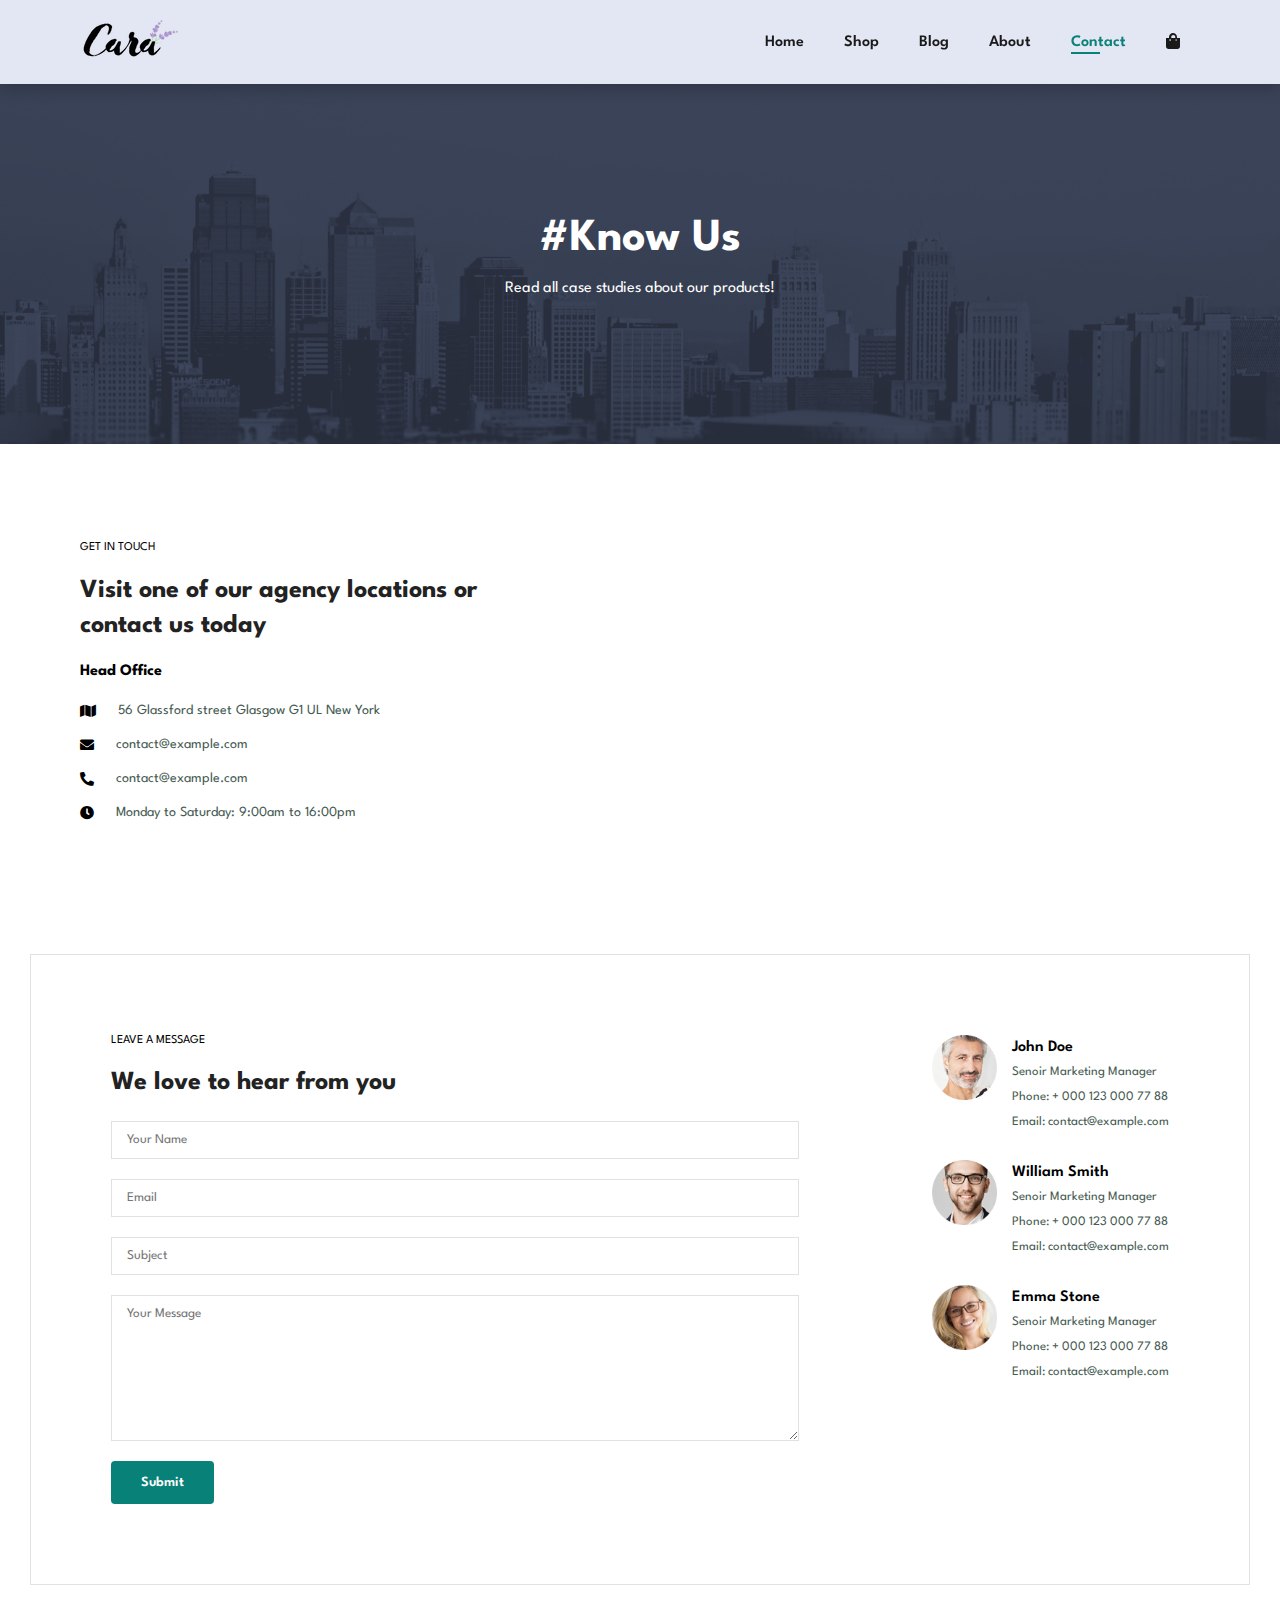
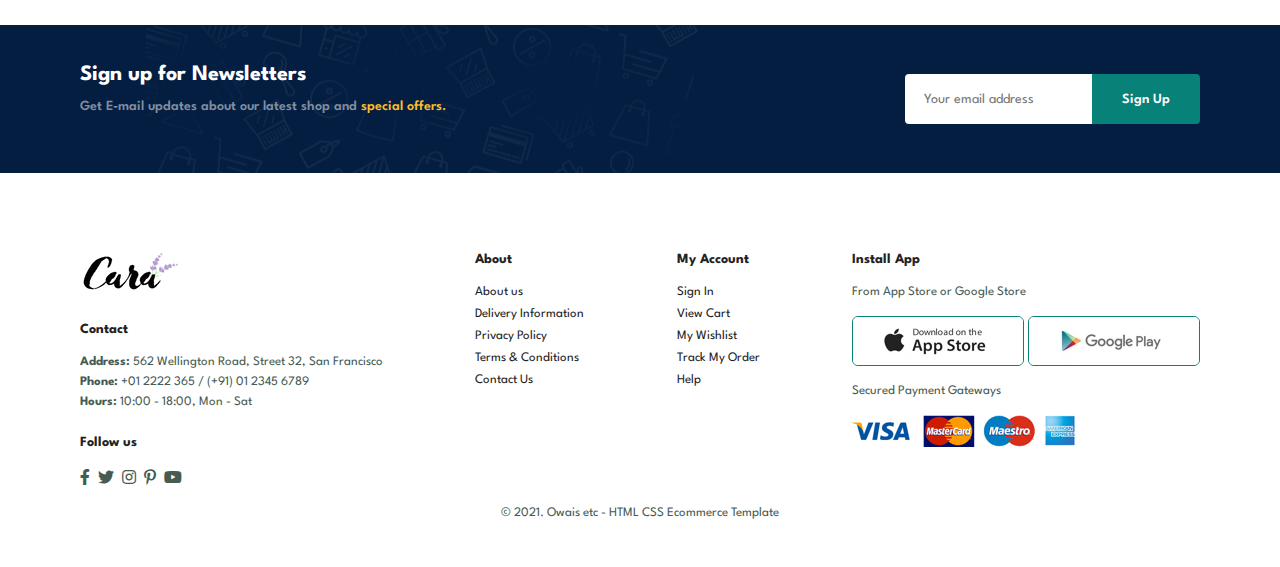
<file: contact.html>
<!DOCTYPE html>
<html lang="en">
<head>
    <meta charset="UTF-8">
    <meta name="viewport" content="width=device-width, initial-scale=1.0">
    <title>Tech2etc Ecommerce Tutorial </title>
    <link rel="stylesheet" href="style.css ">
        <link rel="stylesheet" href="https://cdnjs.cloudflare.com/ajax/libs/font-awesome/5.15.4/css/all.min.css">


</head>
<body>

    <section id="header">
        <a href="#"><img src="logo.png" class="logo" alt=""></a>
    
        <div>
            <ul id="navbar">
                <li><a href="index.html">Home</a></li>
                <li><a href="shop.html">Shop</a></li>
                <li><a href="blog.html">Blog</a></li>
                <li><a href="about.html">About</a></li>
                <li><a class="active"  href="contact.html">Contact</a></li>
                <li id="lg-bag"><a href="cart.html"><i class="fas fa-shopping-bag"></i></a></li>
                <a href="#" id="close"><i class="fas fa-times"></i></a>
            </ul>
        </div>
     
        <div id="mobile">
            <a href="cart.html"><i class="fas fa-shopping-bag"></i></a>
            <i id="bar" class="fas fa-outdent"></i>
        </div>
    </section>

    <section id="page-header" class="about-header">
        <h2>#Know Us</h2>
        <p>Read all case studies about our products!</p>
    </section>

    <section id="contact-details" class="section-p1">
        <div class="details">
            <span>GET IN TOUCH</span>
            <h2>Visit one of our agency locations or contact us today</h2>
            <h3>Head Office</h3>
            <div>
                <li><i class="fas fa-map"></i>
                <p>56 Glassford street Glasgow G1 UL New York</p>
                </li>
                <li><i class="fas fa-envelope"></i>
                    <p>contact@example.com</p>
                </li>
                <li><i class="fas fa-phone-alt"></i>
                    <p>contact@example.com</p>
                </li>
                <li><i class="fas fa-clock"></i>
                    <p>Monday to Saturday: 9:00am to 16:00pm</p>
                </li>
            </div>
        </div>

        <div class="map">
            <iframe src="https://www.google.com/maps/embed?pb=!1m18!1m12!1m3!1d28960.529716865956!2d67.0283843743164!3d24.861588!2m3!1f0!2f0!3f0!3m2!1i1024!2i768!4f13.1!3m3!1m2!1s0x3eb33fa1dbf4b16d%3A0xdb7523f732a507f4!2sFortune%20Tower!5e0!3m2!1sen!2s!4v1720640807570!5m2!1sen!2s" 
            width="600" height="450" style="border:0;" allowfullscreen="" loading="lazy" referrerpolicy="no-referrer-when-downgrade"></iframe>
        </div>
    </section>

    <section id="form-details">
        <form action="">
            <span>LEAVE A MESSAGE</span>
            <h2>We love to hear from you</h2>
            <input type="text" placeholder="Your Name">
            <input type="text" placeholder="Email">
            <input type="text" placeholder="Subject">
            <textarea name="" id="" cols="30" rows="10" placeholder="Your Message"></textarea>
            <button class="normal">Submit</button>
        </form>
        
        <div class="people">
            <div>
                <img src="img/people/1.png" alt="">
                <p><span>John Doe</span>Senoir Marketing Manager <br> Phone: + 000 123 
                000 77 88 <br> Email: contact@example.com</p>
            </div>
            <div>
                <img src="img/people/2.png" alt="">
                <p><span>William Smith</span>Senoir Marketing Manager <br> Phone: + 000 123 
                000 77 88 <br> Email: contact@example.com</p>
            </div>
            <div>
                <img src="img/people/3.png" alt="">
                <p><span>Emma Stone</span>Senoir Marketing Manager <br> Phone: + 000 123 
                000 77 88 <br> Email: contact@example.com</p>
            </div>
        </div>
    </section>
 
    <section id="newsletter" class="section-p1 section-m1">
        <div class="newstext">
            <h4>Sign up for Newsletters</h4>
            <p>Get E-mail updates about our latest shop and <span>special offers.</span></p>
        </div>
        <div class="form">
            <input type="text" placeholder="Your email address">
            <button class="normal">Sign Up</button>
        </div>

    </section>

    <footer class="section-p1">
        <div class="col">
        <img class="logo" src="logo.png" alt="">
        <h4>Contact</h4>
        <p><strong>Address: </strong> 562 Wellington Road, Street 32, San  Francisco</p>
        <p><strong>Phone: </strong> +01 2222 365 / (+91) 01 2345 6789</p>
        <p><strong>Hours: </strong> 10:00 - 18:00, Mon - Sat</p>
        <div class="follow">
            <h4>Follow us</h4>
             <div class="icon">
                <i class="fab fa-facebook-f"></i>
                <i class="fab fa-twitter"></i>
                <i class="fab fa-instagram"></i>
                <i class="fab fa-pinterest-p"></i>
                <i class="fab fa-youtube"></i>
            </div>
        </div>
        </div>
        <div class="col">
            <h4>About</h4>
            <a href="#">About us</a>
            <a href="#">Delivery Information</a>
            <a href="#">Privacy Policy</a>
            <a href="#">Terms & Conditions</a>
            <a href="#">Contact Us</a>
        </div> 
        <div class="col">
            <h4>My Account</h4>
            <a href="#">Sign In</a>
            <a href="#">View Cart</a>
            <a href="#">My Wishlist</a>
            <a href="#">Track My Order</a>
            <a href="#">Help</a>
        </div>

        <div class="col install">
            <h4>Install App</h4>
            <p>From App Store or Google Store</p>
            <div class="row">
                <img src="/img/pay/app.jpg" alt="">
                <img src="/img/pay/play.jpg" alt="">
            </div>
            <p>Secured Payment Gateways </p>
            <img src="img/pay/pay.png" alt="">
        </div>

        <div class="copyright">
            <p> © 2021. Owais etc - HTML CSS Ecommerce Template </p>
        </div>
    </footer>

    <script src="script.js"></script> 
</body>
</html>
</file>
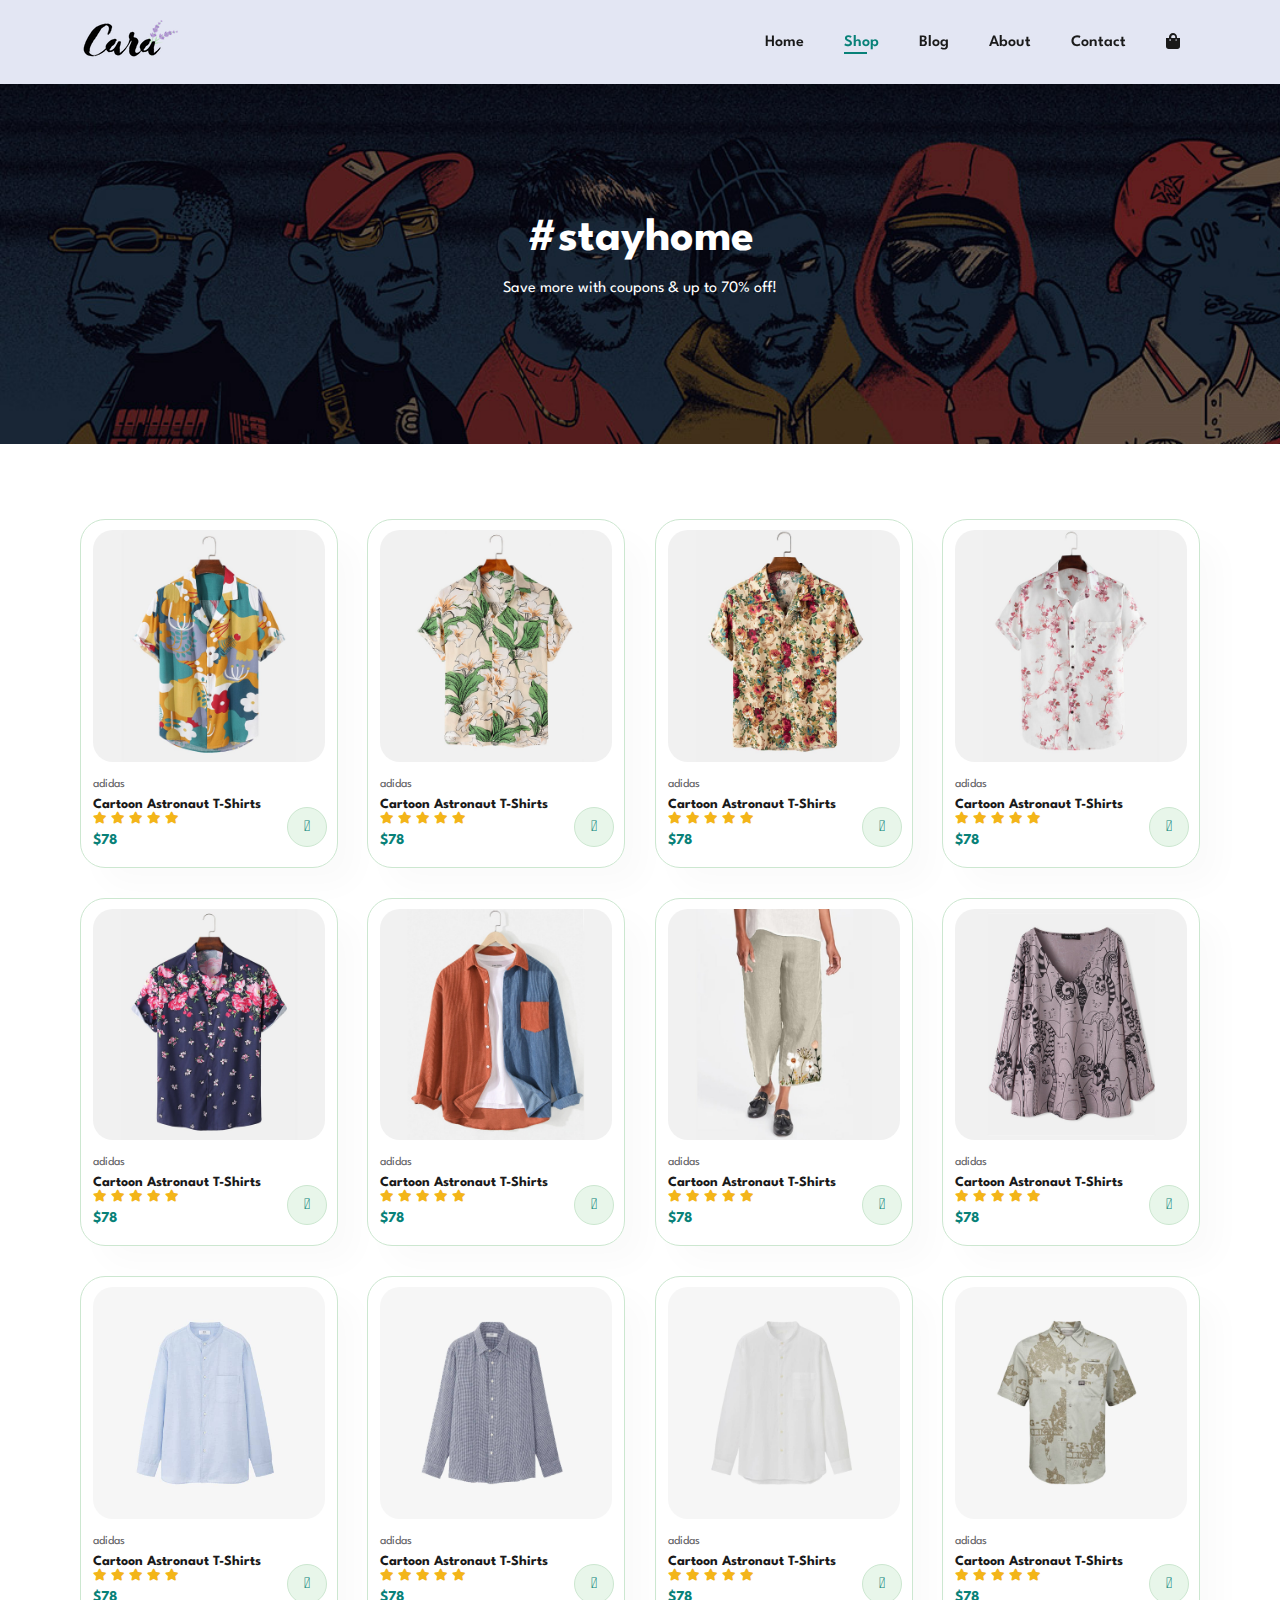
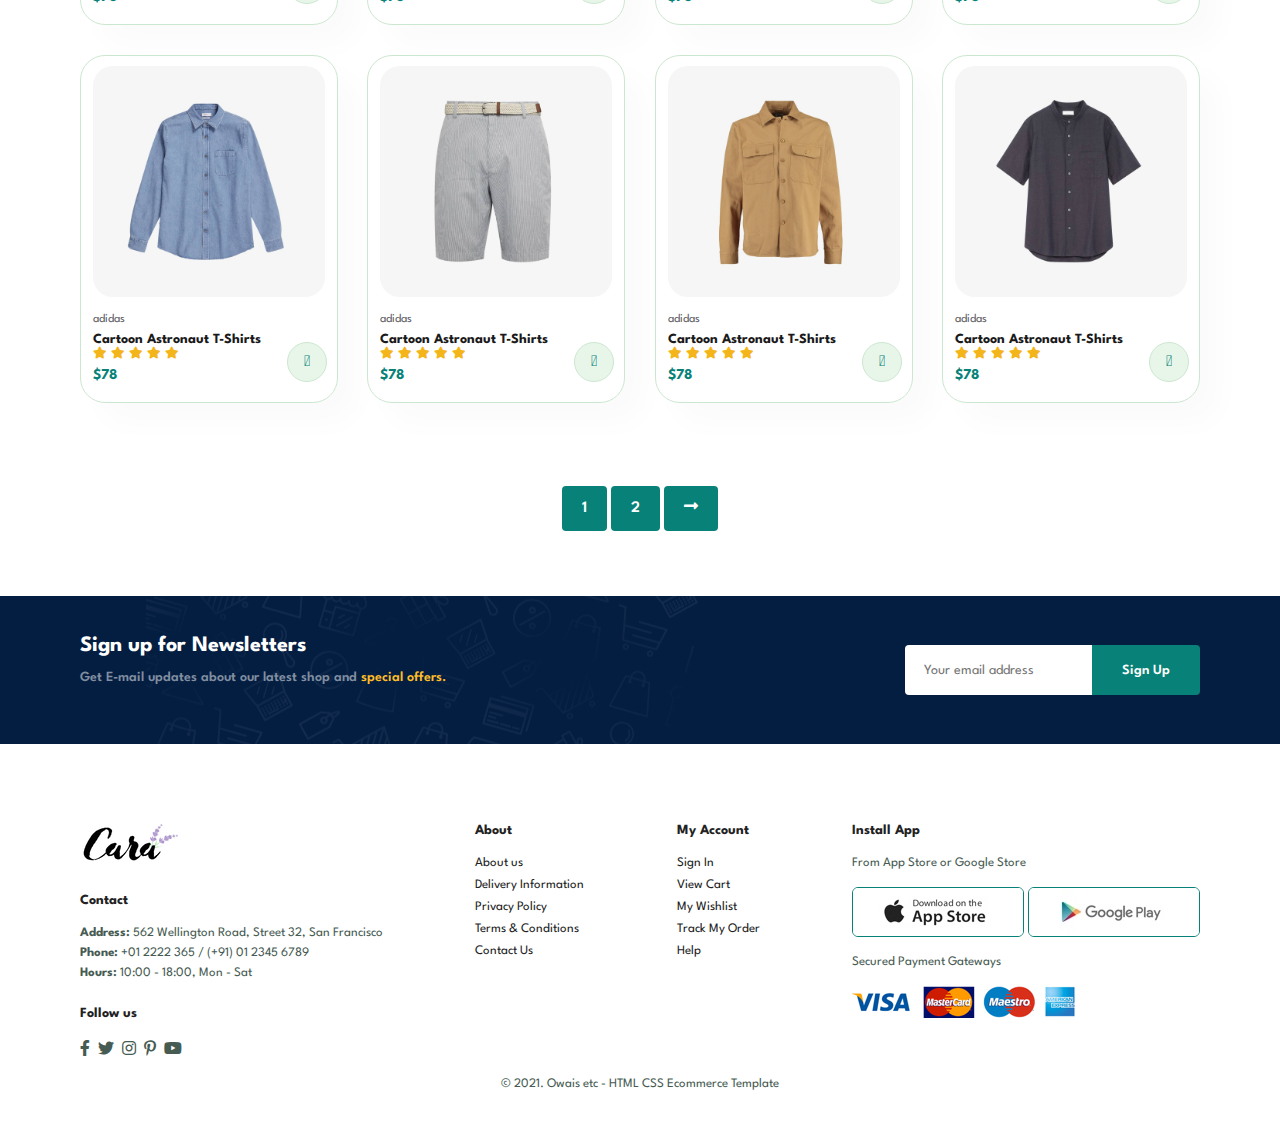
<file: shop.html>
<!DOCTYPE html>
<html lang="en">
<head>
    <meta charset="UTF-8">
    <meta name="viewport" content="width=device-width, initial-scale=1.0">
    <title>Tech2etc Ecommerce Tutorial </title>
    <link rel="stylesheet" href="style.css ">
        <link rel="stylesheet" href="https://cdnjs.cloudflare.com/ajax/libs/font-awesome/5.15.4/css/all.min.css">


</head>
<body>

    <section id="header">
        <a href="#"><img src="logo.png" class="logo" alt=""></a>
    
        <div>
            <ul id="navbar">
                <li><a href="index.html">Home</a></li>
                <li><a class="active"  href="shop.html">Shop</a></li>
                <li><a href="blog.html">Blog</a></li>
                <li><a href="about.html">About</a></li>
                <li><a href="contact.html">Contact</a></li>
                <li id="lg-bag"><a href="cart.html"><i class="fas fa-shopping-bag"></i></a></li>
                <a href="#" id="close"><i class="fas fa-times"></i></a>
            </ul>
        </div>
     
        <div id="mobile">
            <a href="cart.html"><i class="fas fa-shopping-bag"></i></a>
            <i id="bar" class="fas fa-outdent"></i>
        </div>
    </section>

    <section id="page-header">
        <h2>#stayhome</h2>
        <p>Save more with coupons & up to 70% off!</p>
    </section>

    <section id="product1" class="section-p1">
        <div class="pro-container">
            <div class="pro" onclick="window.location.href='sproduct.html';">
                <img src="img/products/f1.jpg" alt="">
                <div class="des">
                    <span>adidas</span>
                    <h5>Cartoon Astronaut T-Shirts</h5>
                    <div class="star">
                        <i class="fas fa-star"></i>
                        <i class="fas fa-star"></i>
                        <i class="fas fa-star"></i>
                        <i class="fas fa-star"></i>
                        <i class="fas fa-star"></i>
                    </div>
                    <h4>$78</h4>
                </div>
                <a href="#"><i class="cart fal fa-shopping-cart" ></i></a>
            </div>
            <div class="pro">
                <img src="img/products/f2.jpg" alt="">
                <div class="des">
                    <span>adidas</span>
                    <h5>Cartoon Astronaut T-Shirts</h5>
                    <div class="star">
                        <i class="fas fa-star"></i>
                        <i class="fas fa-star"></i>
                        <i class="fas fa-star"></i>
                        <i class="fas fa-star"></i>
                        <i class="fas fa-star"></i>
                    </div>
                    <h4>$78</h4>
                </div>
                <a href="#"><i class="cart fal fa-shopping-cart" ></i></a>
            </div>
            <div class="pro">
                <img src="img/products/f3.jpg" alt="">
                <div class="des">
                    <span>adidas</span>
                    <h5>Cartoon Astronaut T-Shirts</h5>
                    <div class="star">
                        <i class="fas fa-star"></i>
                        <i class="fas fa-star"></i>
                        <i class="fas fa-star"></i>
                        <i class="fas fa-star"></i>
                        <i class="fas fa-star"></i>
                    </div>
                    <h4>$78</h4>
                </div>
                <a href="#"><i class="cart fal fa-shopping-cart" ></i></a>
            </div>
            <div class="pro">
                <img src="img/products/f4.jpg" alt="">
                <div class="des">
                    <span>adidas</span>
                    <h5>Cartoon Astronaut T-Shirts</h5>
                    <div class="star">
                        <i class="fas fa-star"></i>
                        <i class="fas fa-star"></i>
                        <i class="fas fa-star"></i>
                        <i class="fas fa-star"></i>
                        <i class="fas fa-star"></i>
                    </div>
                    <h4>$78</h4>
                </div>
                <a href="#"><i class="cart fal fa-shopping-cart" ></i></a>
            </div>
            <div class="pro">
                <img src="img/products/f5.jpg" alt="">
                <div class="des">
                    <span>adidas</span>
                    <h5>Cartoon Astronaut T-Shirts</h5>
                    <div class="star">
                        <i class="fas fa-star"></i>
                        <i class="fas fa-star"></i>
                        <i class="fas fa-star"></i>
                        <i class="fas fa-star"></i>
                        <i class="fas fa-star"></i>
                    </div>
                    <h4>$78</h4>
                </div>
                <a href="#"><i class="cart fal fa-shopping-cart" ></i></a>
            </div>
            <div class="pro">
                <img src="img/products/f6.jpg" alt="">
                <div class="des">
                    <span>adidas</span>
                    <h5>Cartoon Astronaut T-Shirts</h5>
                    <div class="star">
                        <i class="fas fa-star"></i>
                        <i class="fas fa-star"></i>
                        <i class="fas fa-star"></i>
                        <i class="fas fa-star"></i>
                        <i class="fas fa-star"></i>
                    </div>
                    <h4>$78</h4>
                </div>
                <a href="#"><i class="cart fal fa-shopping-cart" ></i></a>
            </div>
            <div class="pro">
                <img src="img/products/f7.jpg" alt="">
                <div class="des">
                    <span>adidas</span>
                    <h5>Cartoon Astronaut T-Shirts</h5>
                    <div class="star">
                        <i class="fas fa-star"></i>
                        <i class="fas fa-star"></i>
                        <i class="fas fa-star"></i>
                        <i class="fas fa-star"></i>
                        <i class="fas fa-star"></i>
                    </div>
                    <h4>$78</h4>
                </div>
                <a href="#"><i class="cart fal fa-shopping-cart" ></i></a>
            </div>
            <div class="pro">
                <img src="img/products/f8.jpg" alt="">
                <div class="des">
                    <span>adidas</span>
                    <h5>Cartoon Astronaut T-Shirts</h5>
                    <div class="star">
                        <i class="fas fa-star"></i>
                        <i class="fas fa-star"></i>
                        <i class="fas fa-star"></i>
                        <i class="fas fa-star"></i>
                        <i class="fas fa-star"></i>
                    </div>
                    <h4>$78</h4>
                </div>
                <a href="#"><i class="cart fal fa-shopping-cart" ></i></a>
            </div>

            <div class="pro">
                <img src="img/products/n1.jpg" alt="">
                <div class="des">
                    <span>adidas</span>
                    <h5>Cartoon Astronaut T-Shirts</h5>
                    <div class="star">
                        <i class="fas fa-star"></i>
                        <i class="fas fa-star"></i>
                        <i class="fas fa-star"></i>
                        <i class="fas fa-star"></i>
                        <i class="fas fa-star"></i>
                    </div>
                    <h4>$78</h4>
                </div>
                <a href="#"><i class="cart fal fa-shopping-cart" ></i></a>
            </div>
            <div class="pro">
                <img src="img/products/n2.jpg" alt="">
                <div class="des">
                    <span>adidas</span>
                    <h5>Cartoon Astronaut T-Shirts</h5>
                    <div class="star">
                        <i class="fas fa-star"></i>
                        <i class="fas fa-star"></i>
                        <i class="fas fa-star"></i>
                        <i class="fas fa-star"></i>
                        <i class="fas fa-star"></i>
                    </div>
                    <h4>$78</h4>
                </div>
                <a href="#"><i class="cart fal fa-shopping-cart" ></i></a>
            </div>
            <div class="pro">
                <img src="img/products/n3.jpg" alt="">
                <div class="des">
                    <span>adidas</span>
                    <h5>Cartoon Astronaut T-Shirts</h5>
                    <div class="star">
                        <i class="fas fa-star"></i>
                        <i class="fas fa-star"></i>
                        <i class="fas fa-star"></i>
                        <i class="fas fa-star"></i>
                        <i class="fas fa-star"></i>
                    </div>
                    <h4>$78</h4>
                </div>
                <a href="#"><i class="cart fal fa-shopping-cart" ></i></a>
            </div>
            <div class="pro">
                <img src="img/products/n4.jpg" alt="">
                <div class="des">
                    <span>adidas</span>
                    <h5>Cartoon Astronaut T-Shirts</h5>
                    <div class="star">
                        <i class="fas fa-star"></i>
                        <i class="fas fa-star"></i>
                        <i class="fas fa-star"></i>
                        <i class="fas fa-star"></i>
                        <i class="fas fa-star"></i>
                    </div>
                    <h4>$78</h4>
                </div>
                <a href="#"><i class="cart fal fa-shopping-cart" ></i></a>
            </div>
            <div class="pro">
                <img src="img/products/n5.jpg" alt="">
                <div class="des">
                    <span>adidas</span>
                    <h5>Cartoon Astronaut T-Shirts</h5>
                    <div class="star">
                        <i class="fas fa-star"></i>
                        <i class="fas fa-star"></i>
                        <i class="fas fa-star"></i>
                        <i class="fas fa-star"></i>
                        <i class="fas fa-star"></i>
                    </div>
                    <h4>$78</h4>
                </div>
                <a href="#"><i class="cart fal fa-shopping-cart" ></i></a>
            </div>
            <div class="pro">
                <img src="img/products/n6.jpg" alt="">
                <div class="des">
                    <span>adidas</span>
                    <h5>Cartoon Astronaut T-Shirts</h5>
                    <div class="star">
                        <i class="fas fa-star"></i>
                        <i class="fas fa-star"></i>
                        <i class="fas fa-star"></i>
                        <i class="fas fa-star"></i>
                        <i class="fas fa-star"></i>
                    </div>
                    <h4>$78</h4>
                </div>
                <a href="#"><i class="cart fal fa-shopping-cart" ></i></a>
            </div>
            <div class="pro">
                <img src="img/products/n7.jpg" alt="">
                <div class="des">
                    <span>adidas</span>
                    <h5>Cartoon Astronaut T-Shirts</h5>
                    <div class="star">
                        <i class="fas fa-star"></i>
                        <i class="fas fa-star"></i>
                        <i class="fas fa-star"></i>
                        <i class="fas fa-star"></i>
                        <i class="fas fa-star"></i>
                    </div>
                    <h4>$78</h4>
                </div>
                <a href="#"><i class="cart fal fa-shopping-cart" ></i></a>
            </div>
            <div class="pro">
                <img src="img/products/n8.jpg" alt="">
                <div class="des">
                    <span>adidas</span>
                    <h5>Cartoon Astronaut T-Shirts</h5>
                    <div class="star">
                        <i class="fas fa-star"></i>
                        <i class="fas fa-star"></i>
                        <i class="fas fa-star"></i>
                        <i class="fas fa-star"></i>
                        <i class="fas fa-star"></i>
                    </div>
                    <h4>$78</h4>
                </div>
                <a href="#"><i class="cart fal fa-shopping-cart" ></i></a>
            </div>
        </div>
    </section>

    <section id="pagination" class="section-p1">
        <a href="#">1</a>
        <a href="#">2</a>
        <a href="#"><i class="fas fa-long-arrow-alt-right"></i></a>
    </section>

    <section id="newsletter" class="section-p1 section-m1">
        <div class="newstext">
            <h4>Sign up for Newsletters</h4>
            <p>Get E-mail updates about our latest shop and <span>special offers.</span></p>
        </div>
        <div class="form">
            <input type="text" placeholder="Your email address">
            <button class="normal">Sign Up</button>
        </div>

    </section>

    <footer class="section-p1">
        <div class="col">
        <img class="logo" src="logo.png" alt="">
        <h4>Contact</h4>
        <p><strong>Address: </strong> 562 Wellington Road, Street 32, San  Francisco</p>
        <p><strong>Phone: </strong> +01 2222 365 / (+91) 01 2345 6789</p>
        <p><strong>Hours: </strong> 10:00 - 18:00, Mon - Sat</p>
        <div class="follow">
            <h4>Follow us</h4>
             <div class="icon">
                <i class="fab fa-facebook-f"></i>
                <i class="fab fa-twitter"></i>
                <i class="fab fa-instagram"></i>
                <i class="fab fa-pinterest-p"></i>
                <i class="fab fa-youtube"></i>
            </div>
        </div>
        </div>
        <div class="col">
            <h4>About</h4>
            <a href="#">About us</a>
            <a href="#">Delivery Information</a>
            <a href="#">Privacy Policy</a>
            <a href="#">Terms & Conditions</a>
            <a href="#">Contact Us</a>
        </div> 
        <div class="col">
            <h4>My Account</h4>
            <a href="#">Sign In</a>
            <a href="#">View Cart</a>
            <a href="#">My Wishlist</a>
            <a href="#">Track My Order</a>
            <a href="#">Help</a>
        </div>

        <div class="col install">
            <h4>Install App</h4>
            <p>From App Store or Google Store</p>
            <div class="row">
                <img src="/img/pay/app.jpg" alt="">
                <img src="/img/pay/play.jpg" alt="">
            </div>
            <p>Secured Payment Gateways </p>
            <img src="img/pay/pay.png" alt="">
        </div>

        <div class="copyright">
            <p> © 2021. Owais etc - HTML CSS Ecommerce Template </p>
        </div>
    </footer>

    <script src="script.js"></script> 
</body>
</html>
</file>
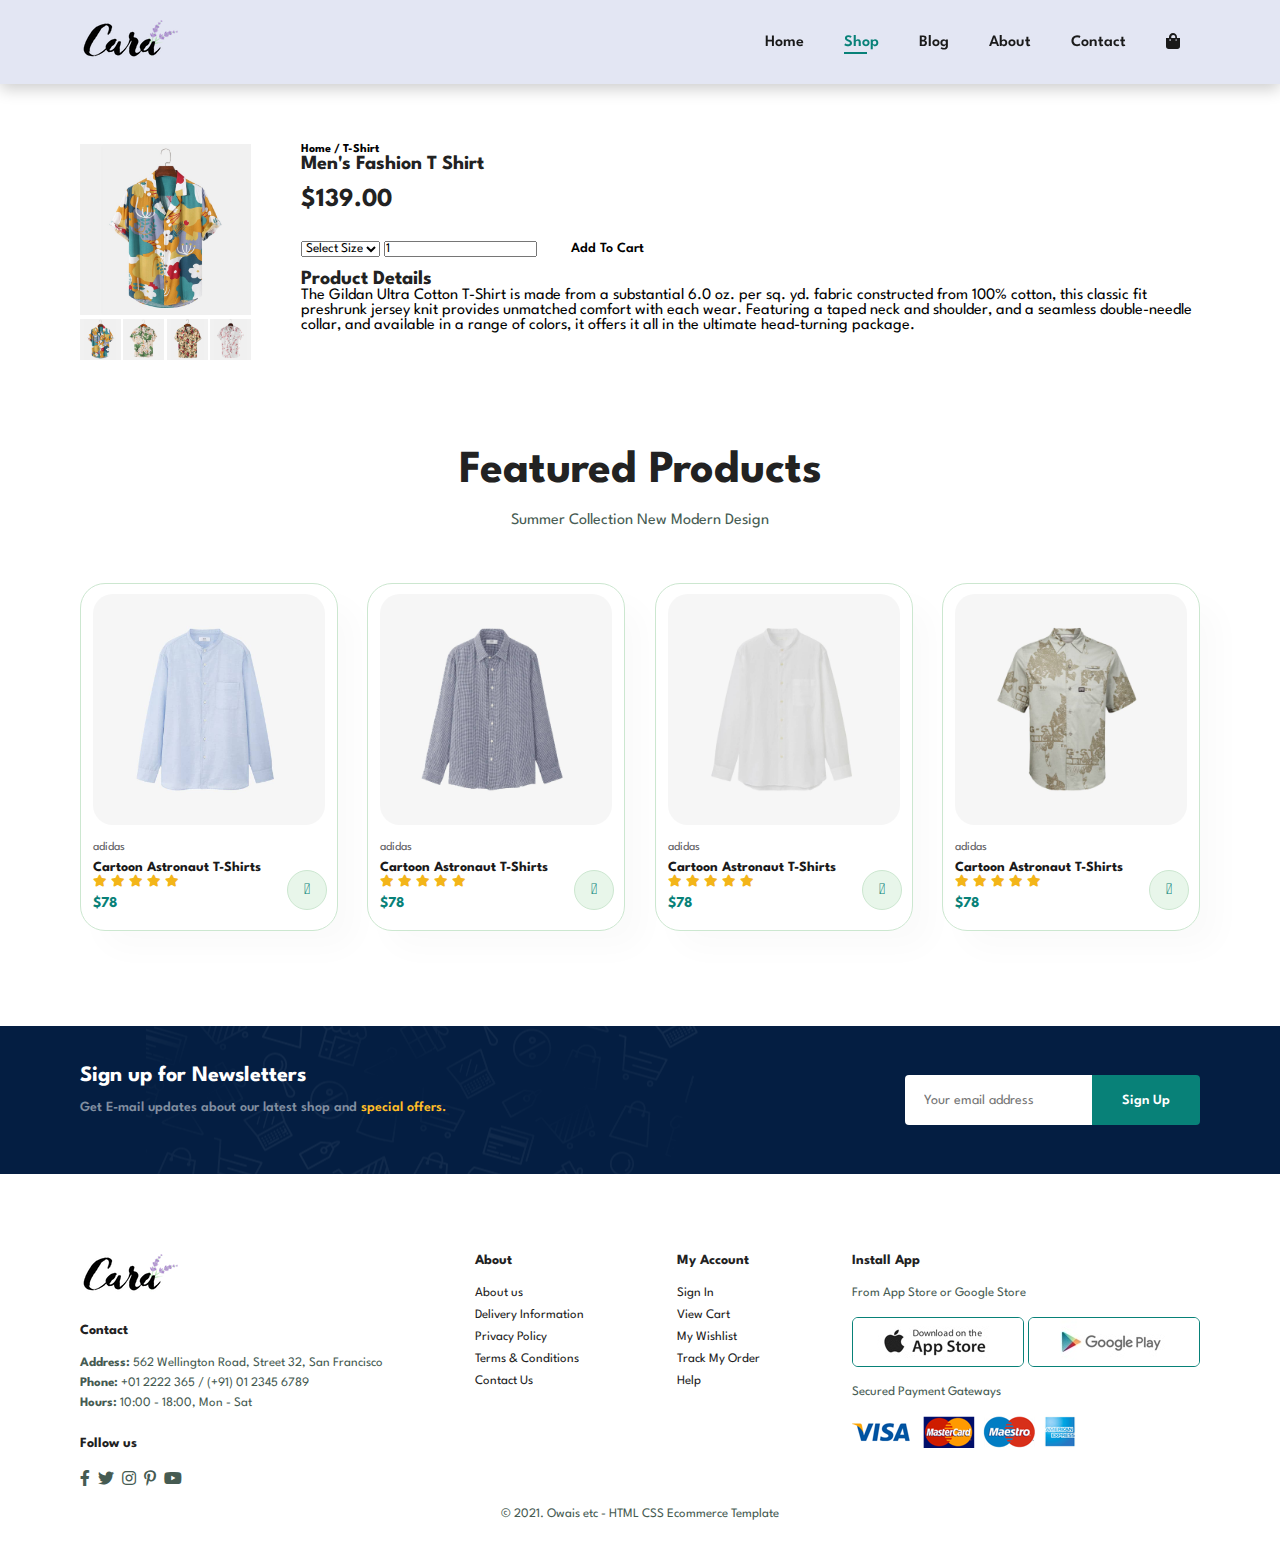
<file: sproduct.html>
<!DOCTYPE html>
<html lang="en">
<head>
    <meta charset="UTF-8">
    <meta name="viewport" content="width=device-width, initial-scale=1.0">
    <title>Tech2etc Ecommerce Tutorial </title>
    <link rel="stylesheet" href="style.css ">
        <link rel="stylesheet" href="https://cdnjs.cloudflare.com/ajax/libs/font-awesome/5.15.4/css/all.min.css">


</head>
<body>

    <section id="header">
        <a href="#"><img src="logo.png" class="logo" alt=""></a>
    
        <div>
            <ul id="navbar">
                <li><a href="index.html">Home</a></li>
                <li><a class="active"  href="shop.html">Shop</a></li>
                <li><a href="blog.html">Blog</a></li>
                <li><a href="about.html">About</a></li>
                <li><a href="contact.html">Contact</a></li>
                <li id="lg-bag"><a href="cart.html"><i class="fas fa-shopping-bag"></i></a></li>
                <a href="#" id="close"><i class="fas fa-times"></i></a>
            </ul>
        </div>
     
        <div id="mobile">
            <a href="cart.html"><i class="fas fa-shopping-bag"></i></a>
            <i id="bar" class="fas fa-outdent"></i>
        </div>
    </section>

    <section id="prodetails" class="section-p1">
        <div class="single-pro-image">
            <img src="img/products/f1.jpg" width="100%" id="MainImg" alt="">

            <div class="small-img-group">
                <div class="small-img-col">
                    <img src="img/products/f1.jpg" width="100%" class="small-img" alt="">
                </div>
                <div class="small-img-col">
                    <img src="img/products/f2.jpg" width="100%" class="small-img" alt="">
                </div>
                <div class="small-img-col">
                    <img src="img/products/f3.jpg" width="100%" class="small-img" alt="">
                </div>
                <div class="small-img-col">
                    <img src="img/products/f4.jpg" width="100%" class="small-img" alt="">
                </div>
            </div>
        </div>

        <div class="single-pro-details">
            <h6>Home / T-Shirt</h6>
            <h4>Men's Fashion T Shirt</h4>
            <h2>$139.00</h2>
            <select>
                <option>Select Size</option>
                <option>XL</option>
                <option>XXL</option>
                <option>Small</option>
                <option>Large</option>
            </select>
            <input type="number" value="1">
            <button class="normal">Add To Cart</button>
            <h4>Product Details</h4>
            <span>The Gildan Ultra Cotton T-Shirt is made from a substantial 6.0 oz. per
                sq. yd. fabric constructed from 100% cotton, this classic fit preshrunk jersey
                knit provides unmatched comfort with each wear. Featuring a taped neck 
                and shoulder, and a seamless double-needle collar, and available in a range
                of colors, it offers it all in the ultimate head-turning package.
            </span>
        </div>
    </section>

    <section id="product1" class="section-p1">
        <h2>Featured Products</h2>
        <p>Summer Collection New Modern Design</p>
        <div class="pro-container">
            <div class="pro">
                <img src="img/products/n1.jpg" alt="">
                <div class="des">
                    <span>adidas</span>
                    <h5>Cartoon Astronaut T-Shirts</h5>
                    <div class="star">
                        <i class="fas fa-star"></i>
                        <i class="fas fa-star"></i>
                        <i class="fas fa-star"></i>
                        <i class="fas fa-star"></i>
                        <i class="fas fa-star"></i>
                    </div>
                    <h4>$78</h4>
                </div>
                <a href="#"><i class="cart fal fa-shopping-cart" ></i></a>
            </div>
            <div class="pro">
                <img src="img/products/n2.jpg" alt="">
                <div class="des">
                    <span>adidas</span>
                    <h5>Cartoon Astronaut T-Shirts</h5>
                    <div class="star">
                        <i class="fas fa-star"></i>
                        <i class="fas fa-star"></i>
                        <i class="fas fa-star"></i>
                        <i class="fas fa-star"></i>
                        <i class="fas fa-star"></i>
                    </div>
                    <h4>$78</h4>
                </div>
                <a href="#"><i class="cart fal fa-shopping-cart" ></i></a>
            </div>
            <div class="pro">
                <img src="img/products/n3.jpg" alt="">
                <div class="des">
                    <span>adidas</span>
                    <h5>Cartoon Astronaut T-Shirts</h5>
                    <div class="star">
                        <i class="fas fa-star"></i>
                        <i class="fas fa-star"></i>
                        <i class="fas fa-star"></i>
                        <i class="fas fa-star"></i>
                        <i class="fas fa-star"></i>
                    </div>
                    <h4>$78</h4>
                </div>
                <a href="#"><i class="cart fal fa-shopping-cart" ></i></a>
            </div>
            <div class="pro">
                <img src="img/products/n4.jpg" alt="">
                <div class="des">
                    <span>adidas</span>
                    <h5>Cartoon Astronaut T-Shirts</h5>
                    <div class="star">
                        <i class="fas fa-star"></i>
                        <i class="fas fa-star"></i>
                        <i class="fas fa-star"></i>
                        <i class="fas fa-star"></i>
                        <i class="fas fa-star"></i>
                    </div>
                    <h4>$78</h4>
                </div>
                <a href="#"><i class="cart fal fa-shopping-cart" ></i></a>
            </div>
        </div>
    </section>

    <section id="newsletter" class="section-p1 section-m1">
        <div class="newstext">
            <h4>Sign up for Newsletters</h4>
            <p>Get E-mail updates about our latest shop and <span>special offers.</span></p>
        </div>
        <div class="form">
            <input type="text" placeholder="Your email address">
            <button class="normal">Sign Up</button>
        </div>

    </section>

    <footer class="section-p1">
        <div class="col">
        <img class="logo" src="logo.png" alt="">
        <h4>Contact</h4>
        <p><strong>Address: </strong> 562 Wellington Road, Street 32, San  Francisco</p>
        <p><strong>Phone: </strong> +01 2222 365 / (+91) 01 2345 6789</p>
        <p><strong>Hours: </strong> 10:00 - 18:00, Mon - Sat</p>
        <div class="follow">
            <h4>Follow us</h4>
             <div class="icon">
                <i class="fab fa-facebook-f"></i>
                <i class="fab fa-twitter"></i>
                <i class="fab fa-instagram"></i>
                <i class="fab fa-pinterest-p"></i>
                <i class="fab fa-youtube"></i>
            </div>
        </div>
        </div>
        <div class="col">
            <h4>About</h4>
            <a href="#">About us</a>
            <a href="#">Delivery Information</a>
            <a href="#">Privacy Policy</a>
            <a href="#">Terms & Conditions</a>
            <a href="#">Contact Us</a>
        </div> 
        <div class="col">
            <h4>My Account</h4>
            <a href="#">Sign In</a>
            <a href="#">View Cart</a>
            <a href="#">My Wishlist</a>
            <a href="#">Track My Order</a>
            <a href="#">Help</a>
        </div>

        <div class="col install">
            <h4>Install App</h4>
            <p>From App Store or Google Store</p>
            <div class="row">
                <img src="/img/pay/app.jpg" alt="">
                <img src="/img/pay/play.jpg" alt="">
            </div>
            <p>Secured Payment Gateways </p>
            <img src="img/pay/pay.png" alt="">
        </div>

        <div class="copyright">
            <p> © 2021. Owais etc - HTML CSS Ecommerce Template </p>
        </div>
    </footer>

    <script> 
        var mainimg = document.getElementById("MainImg");
        var smallimg = document.getElementsByClassName("small-img");

        smallimg[0].onclick = function(){
            mainimg.src = smallimg[0].src;
        }
        smallimg[1].onclick = function(){
            mainimg.src = smallimg[1].src;
        }
        smallimg[2].onclick = function(){
            mainimg.src = smallimg[2].src;
        }
        smallimg[3].onclick = function(){
            mainimg.src = smallimg[3].src;
        }

    </script>

    <script src="script.js"></script> 
</body>
</html>
</file>
<file: style.css>
@import url("https://fonts.googleapis.com/css2?family=Spartan:wght@100;200;300;400;500;600;700;800;900&display=swap");


*{
    margin: 0;
    padding: 0;
    box-sizing: border-box;
    font-family: "Spartan", sans-serif;
}

h1 {
    font-size: 50px;
    line-height: 64px;
    color: #222;
}

h2 {
    font-size: 46px;
    line-height: 54px;
    color: #222;
}

h4 {
    font-size: 20px;
    color: #222;
}

h6 {
    font-weight: 700;
    font-size: 12px;
}

p {
    font-size: 16px;
    color: #465b52;
    margin: 15px 0 20px 0;
}

.section-p1 {
    padding: 40px 80px;
}

.section-m1 {
    margin: 40px 0;
}

button.normal {
    font-size: 14px;
    font-weight: 600;
    padding: 15px 30px;
    color: #000;
    background-color: #fff;
    border-radius: 4px;
    cursor: pointer;
    border: none;
    outline: none;
    transition: 0.2s;
}

button.white {
    font-size: 13px;
    font-weight: 600;
    padding: 11px 18px;
    color: #fff;
    background-color: transparent;
    cursor: pointer;
    border: 1px solid #fff;
    outline: none;
    transition: 0.2s;
}

body {
    width: 100%;
}


/*----Header----*/

#header {
    display: flex;
    align-items: center;
    justify-content: space-between;
    padding: 20px 80px;
    background-color: #E3E6F3;
    box-shadow: 0 5px 15px rgba(0, 0, 0, 0.2);
    z-index: 999;
    position: sticky;
    top: 0;
    left: 0;
}

  #navbar {
    display: flex;
    align-items: center;
    justify-content: center;
  }

  #navbar li {
    list-style: none;
    padding: 0 20px;
    position: relative;
  }

  #navbar li a{
    text-decoration: none;
    font-size: 1rem;
    font-weight: 600;
    color: #1a1a1a;
    transition: 0.3s ease;
  }

  #navbar li a:hover,
  #navbar li a.active {
    color: #088178;
  }

  #navbar li a.active::after,
  #navbar li a:hover::after {
    content: "";
    width: 30%;
    height: 2px;
    background-color: #088178;
    position: absolute;
    bottom: -4px;
    left: 20px;
  }

  #mobile {
    display: none;
    align-items: center;
  }

  #close {
    display: none;
  }

  /*----Home Page-----*/

  #hero {
    background-image: url("hero4.png");
    height: 90vh;
    width: 100%;
    background-size: cover;
    background-position: top 25% right 0;
    padding: 0 80px;
    display: flex;
    flex-direction: column;
    align-items: flex-start;
    justify-content: center;
  }

  #hero h4 {
    padding: 5px 0 15px 0 ;
  }

  #hero h1 {
    color: #088178 ;
  }

  #hero button {
    background-image: url("button.png");
    background-color: transparent;
    color: #088178;
    border: 0;
    padding: 15px 80px 15px 65px;
    background-repeat: no-repeat;
    cursor: pointer;
    font-weight: 700;
    font-size: 15px;
  }

  #feature {
    display: flex;
    align-items: center;
    justify-content: space-between;
    flex-wrap: wrap ;
  }

  #feature .fe-box {
    width: 180px;
    text-align: center;
    padding: 25px 15px;
    box-shadow: 20px 20px 34px rgba(0, 0, 0, 0.03);
    border: 1px solid #cce7d0;
    border-radius: 4px;
    margin: 15px 0px;
  }

  #feature .fe-box img {
    width: 100%;
    margin-bottom: 10px;
  }

  #feature .fe-box:hover {
    box-shadow: 10px 10px 54px rgba(70, 62, 221, 0.1);
  }


  #feature .fe-box h6 {
    display: inline-block;
    padding: 9px 8px 6px 8px;
    line-height: 1;
    background-color: #fddde4;
    color: #088178;
    border-radius: 4px;
  }

  #feature .fe-box:nth-child(2) h6 {
    background-color: #cdebbc;
  }

  #feature .fe-box:nth-child(3) h6 {
    background-color: #d1e8f2;
  }

  #feature .fe-box:nth-child(4) h6 {
    background-color: #cdd4f8;
  }

  #feature .fe-box:nth-child(5) h6 {
    background-color: #f6dbf6;
  }

  #feature .fe-box:nth-child(6) h6 {
    background-color: #fff2e5;
  }

  #product1 {
    text-align: center;
  }

  #product1 .pro-container {
    display: flex;
    justify-content: space-between;
    padding-top: 20px;
    flex-wrap: wrap;
  }

  #product1 .pro {
    width: 23%;
    min-width: 250px;
    padding: 10px 12px;
    border: 1px solid #cce7d0;
    border-radius: 25px;
    cursor: pointer;
    box-shadow: 20px 20px 30px rgb(0, 0, 0, 0.02);
    margin: 15px 0;
    transition: 0.2s ease;
    position: relative;
  }

  #product1 .pro:hover {
    box-shadow: 20px 20px 30px rgb(0, 0, 0, 0.06);
  }

  #product1 .pro img {
    width: 100%;
    border-radius: 20px;
  } 

  #product1 .pro .des {
    text-align: start;
    padding: 10px 0;
  }

  #product1 .pro .des span {
    color: #606063;
    font-size: 12px;
  }

  #product1 .pro .des h5 {
    padding-top: 7px;
    color: #1a1a1a;
    font-size: 14px;
  }

  #product1 .pro .des i {
    font-size: 12px;
    color: rgb(243, 181, 25);
  }

  #product1 .pro .des h4 {
    padding-top: 7px;
    font-size: 15px;
    font-weight: 700;
    color: #088178;
  }

  #product1 .pro .cart {
    width: 40px;
    height: 40px;
    line-height: 40px;
    border-radius: 50px;
    background-color: #e8f6ea;
    font-weight: 500;
    color: #088178;
    border: 1px solid #cce7d0;
    position: absolute;
    bottom: 20px;
    right: 10px;
  }

  #banner {
    display: flex;
    flex-direction: column;
    text-align: center;
    align-items: center;
    justify-content: center;
    background-image: url("img/banner/b2.jpg");
    width: 100%;
    height: 40vh;
    background-size: cover;
    background-position: center;
  }

  #banner h4 {
    color: #ffffff;
    font-size: 16px;
  }

  #banner h2 {
    color: #ffffff;
    font-size: 30px;
    padding: 10px 0;
  }

  #banner h2 span {
    color: #ef3636;
  }

  #banner button:hover {
    background-color: #088178;
    color: #fff;
  }

  #sm-banner {
    display: flex;
    justify-content: space-between;
    flex-wrap: wrap;
  }

  #sm-banner .banner-box {
    display: flex;
    flex-direction: column;
    justify-content: center;
    align-items: flex-start;
    background-image: url("img/banner/b17.jpg");
    min-width: 750px;
    height: 50vh;
    background-size: cover;
    background-position: center;
    padding: 40px;
  }

  #sm-banner .banner-box2 {
    background-image: url("img/banner/b10.jpg");
  }

  #sm-banner h4 {
    color: #fff;
    font-size: 20px;
    font-weight: 300;
  } 

  #sm-banner h2 {
    color: #fff;
    font-size: 30px;
    font-weight: 800;
  }

  #sm-banner span {
    color: #fff;
    font-size: 14px;
    font-weight: 500;
    padding-bottom: 15px;
  }

  #sm-banner .banner-box:hover button{
    background: #088178;
    border: 1px solid #088178;
  }

  #banner3 {
    display: flex;
    justify-content: space-between;
    flex-wrap: wrap;
    padding: 0 80px;
  }

  #banner3 .banner-box {
    display: flex;
    flex-direction: column;
    justify-content: center;
    align-items: flex-start;
    background-image: url("img/banner/b7.jpg");
    min-width: 30%;
    height: 30vh;
    background-size: cover;
    background-position: center;
    padding: 20px;
    margin-bottom: 20px;
  }

  #banner3 .banner-box2 {
    background-image: url("img/banner/b4.jpg");
  }

  #banner3 .banner-box3 {
    background-image: url("img/banner/b18.jpg");
  }

  #banner3 h2 {
    color: #fff;
    font-size: 22px;
    font-weight: 900;
  }

  #banner3 h3 {
    color: #ec544e;
    font-size: 15px;
    font-weight: 800;
  }

  #newsletter {
    display: flex;
    justify-content: space-between;
    align-items: center;
    flex-wrap: wrap;
    background-image: url("img/banner/b14.png");
    background-color: #041e42;
    background-position: 20% 30%;
    background-repeat: no-repeat ;
  }

  #newsletter h4 {
    font-size: 22px;
    font-weight: 700;
    color: #fff;
  }

  #newsletter p {
    font-size: 14px;
    font-weight: 600;
    color: #818ea0;
  }

  #newsletter p span {
    color: #ffbd27;
  }

  #newsletter .form {
    display: flex;
  }

  #newsletter input {
    height: 3.125rem;
    font-size: 14px;
    padding: 0 1.25em;
    width: 100%;
    border: 1px solid transparent;
    border-radius: 4px;
    outline: none;
    border-top-right-radius: 0;
    border-bottom-right-radius: 0;
  }

  #newsletter button {
    background-color: #088178;
    color: #fff;
    white-space: nowrap;
    border-top-left-radius: 0;
    border-bottom-left-radius: 0;
  }


  footer {
    display: flex;
    justify-content: space-between;
    flex-wrap: wrap;
  }

  footer .col {
    display: flex;
    flex-direction: column;
    align-items: flex-start;
    margin-bottom: 20px;
  }

  footer .logo {
    margin-bottom: 30px;
  }

  footer h4 {
    font-size: 14px;
    padding-bottom: 20px;
  }

  footer p {
    font-size: 13px;
    margin: 0 0 8px 0;
  }

  footer a {
    font-size: 13px;
    text-decoration: none;
    color: #222;
    margin-bottom: 10px;
  }

  footer .follow {
    margin-top: 20px;
  }

  footer .follow i {
    color: #465b52;
    padding-right: 4px;
    cursor: pointer;
  }

  footer .install .row img {
    border: 1px solid #088178;
    border-radius: 6px;
  }

  footer .install img {
    margin: 10px 0 15px 0;
  }

  footer .follow i:hover,
  footer a:hover {
    color: #088178;
  }

  footer .copyright {
    width: 100%;
    text-align: center;
  }

  /*----Shop Page------*/

#page-header {
  background-image: url('img/banner/b1.jpg');
  width: 100%;
  height: 40vh;
  background-size: cover;
  display: flex;
  justify-content: center;
  text-align: center;
  flex-direction: column;
  padding: 14px;
}

#page-header h2,
#page-header p {
  color: #fff;
}

#pagination {
  text-align: center;
}

#pagination a {
  text-decoration: none;
  background-color: #088178;
  padding: 15px 20px;
  border-radius: 4px;
  color: #fff;
  font-weight: 600;
}

#pagination a i {
  font-size: 16px;
  font-weight: 600;
} 


/*-----Single Products-----*/

#prodetails {
  display: flex;
  margin-top: 20px;
}

#prodetails .single-pro-image {
   width: 40%;
   margin-right: 50px;
}

.small-img-group {
  display: flex;
  justify-content: space-between;
}

.small-img-col {
  flex-basis: 24%;
  cursor: pointer;
}

#prodetails.single-pro-details {
  width: 50%;
  padding-top: 30px;
}

#prodetails.single-pro-details h4 {
  padding: 40px 0 20px 0;
}

#prodetails .single-pro-details h2 {
  font-size: 26px;
}

#prodetails.single-pro-details select {
  display: block; 
  padding: 5px 10px;
  margin-bottom: 10px;
}

#prodetails.single-pro-details input {
  width: 50px;
  height: 47px;
  padding-left: 10px;
  font-size: 16px;
  margin-right: 10px;
}

#prodetails.single-pro-details input :focus {
  outline: none;
}

#prodetails.single-pro-details button {
  background: #088178;
  color: #fff;
}

#prodetails.single-pro-details span {
  line-height: 25px;
}

/*------Blog Page-----*/

#page-header.blog-header {
  background-image: url('img/banner/b19.jpg');
}

#blog {
  padding: 150px 150px 0 150px;
}

#blog .blog-box {
   display: flex;
   position: relative;
   align-items: center;
   width: 100%;
   padding-bottom: 90px;
}

#blog .blog-img {
  width: 50%;
  margin-right: 40px;
}

#blog img{
  width: 100%;
  height: 300px;
  object-fit: cover;
}

#blog .blog-details {
  width: 50%;
}

#blog .blog-details a {
  text-decoration: none;
  font-size: 11px;
  color: #000;
  font-weight: 700;
  position: relative;
  transition: 0.3s; 
}

#blog .blog-details a::after {
  content: "";
  width: 50px;
  height: 1px;
  background-color: #000;
  position: absolute;
  top: 4px;
  right: -60px;
}

#blog .blog-details a:hover {
  color: #088178;
}

#blog .blog-details a:hover::after {
  background-color: #088178;
}

#blog .blog-box h1 {
  position: absolute;
  top: -40px;
  left: 0;
  font-size: 70px;
  font-weight: 700;
  color: #c9cbce;
  z-index: -9;
}

/*----About Page----*/

#page-header.about-header {
  background-image: url("img/about/banner.png");
}

#about-head {
  display: flex;
  align-items: center;
}

#about-head img {
  width: 250%;
  height: auto;
}

#about-head div {
  padding-left: 40px;
}

#about-app {
  text-align: center;
}

#about-app .video {
  width: 70%;
  height: 100%;
  margin: 30px auto 0 auto;
}

#about-app .video video {
    width: 100%;
    height: 100%;
    border-radius: 20px;
}

/*---Contact Page-----*/

#contact-details {
  display: flex;
  align-items: center;
  justify-content: space-between;
}

#contact-details .details {
  width: 40%;
}

#contact-details .details span,
#form-details form span {
  font-size: 12px;
}

#contact-details .details h2,
#form-details form h2 {
  font-size: 26px;
  line-height: 35px;
  padding: 20px 0;
}

#contact-details .details h3 {
  font-size: 16px;
  padding-bottom: 15px;
}

#contact-details .details li {
  list-style: none ;
  display: flex;
  padding: 10px 0;
}

#contact-details .details li i {
   font-size: 14px;
   padding-right: 22px;
}

#contact-details .details li p {
  font-size: 14px;
  margin: 0;
}

#contact-details .map {
   width: 55% ;
   height: 400px;
}

#contact-details .map iframe {
  width: 100%;
  height: 100%;
}

#form-details {
  display: flex;
  justify-content: space-between;
  margin: 30px;
  border: 1px solid #e1e1e1;
  padding: 80px;
}

#form-details form {
  display: flex;
  flex-direction: column;
  align-items: flex-start;
  width: 65%;
}

#form-details form input,
#form-details form textarea {
  width: 100%;
  padding: 12px 15px;
  margin-bottom: 20px;
  outline: none;
  border: 1px solid #e1e1e1;
}

#form-details form button {
  background-color: #088178;
  color: #fff;
}

#form-details .people div {
  padding-bottom: 25px;
  display: flex;
  align-items: flex-start;
}

#form-details .people div img {
  width: 65px;
  height: 65px;
  object-fit: cover;
  margin-right: 15px;
}

#form-details .people div p {
  margin: 0;
  font-size: 13px;
  line-height: 25px;
}

#form-details .people div p span {
  display: block;
  font-size: 16px;
  font-weight: 600;
  color: #000;
}

/*--Cart Page----*/
#cart {
  overflow-x: auto; 
}

#cart table tbody tr td {
  padding-top: 15px;
}

#cart table tbody td {
  font-size: 13px;
}

#cart table {
   width: 100%;
   border-collapse: collapse;
   table-layout: fixed;
   white-space: nowrap;
}

#cart table img {
  width: 70px;
}

#cart table td:nth-child(1) {
  width: 100px;
  text-align: center;
}

#cart table td:nth-child(2) {
  width: 150px;
  text-align: center;
}

#cart table td:nth-child(3) {
  width: 250px;
  text-align: center;
}

#cart table td:nth-child(4),
#cart table td:nth-child(5),
#cart table td:nth-child(6)
 {
  width: 150px;
  text-align: center;
}

#cart table td:nth-child(5) input {
  width: 70px;
  padding: 10px 5px 10px 15px;
}

#cart table thead {
  border: 1px solid #e2e9e1;
  border-left: none;
  border-right: none;
}

#cart table thead td {
  font-weight: 700;
  text-transform: uppercase;
  font-size: 13px;
  padding: 18px 0;
}

#cart-add {
  display: flex;
  justify-content: space-between;
  flex-wrap: wrap;
}

#coupon {
  width: 50%;
  margin-bottom: 30px;
}

#coupon h3,
#subtotal h3 {
  padding-bottom: 15px;
}

#coupon input {
  padding: 10px 20px;
  outline: none;
  width: 60%;
  margin-right: 10px;
  border: 1px solid #e2e9e1;
}

#coupon button,
#subtotal button {
  background-color: #088178;
  color: #fff;
  padding: 12px 20px;
}

#subtotal {
  width: 50%;
  border: 1px solid #e2e9e1;
  padding: 30px;
}

#subtotal table {
  border-collapse: collapse;
  width: 100%;
  margin-bottom: 20px;
}

#subtotal table td {
  width: 50%;
  border: 1px solid #e2e9e1;
  padding: 10px;
  font-size: 13px;
}



  /*---Start Media Query-----*/

  @media (max-width: 799px) {

    .section-p1 {
      padding: 40px 40px;
    }

    #navbar {
        display: flex;
        flex-direction: column;
        align-items: flex-start;
        justify-content: flex-start;
        position: fixed;
        top: 0;
        right: -300px;
        height: 100vh;
        width: 300px;
        background-color: #E3E6F3;
        box-shadow: 0 40px 60px rgb(0, 0, 0, 0.1);
        padding: 80px 0px 0px 10px;
        transition: right 0.3s ease;
    }

    #navbar.active {
        right: 0;
    }

    #navbar li {
        margin-bottom: 25px;
    }

    #mobile {
        display: flex;
        align-items: center;
    }

    #mobile i {
        color: #1a1a1a;
        font-size: 24px;
        padding-left: 20px;
    }

    #close {
      display: initial;
      position: absolute;
      top: 30px;
      left: 30px;
      color: #222;
      font-size: 24px;  
    }

    #lg-bag {
      display: none;
    }

    #hero {
      height: 70vh;
      padding: 0 80px;
      background-position: top 30% right 30%;
    }

    #feature {
      justify-content: center;
    }

    #feature .fe-box {
      margin: 15px 15px;
    }

    #product1 .pro-container {
      justify-content: center;
    }

    #product1 .pro {
      margin: 15px;
    }

    #banner {
      height: 20vh;
    }

    #sm-banner .banner-box {
      min-width: 100%;
      height: 30vh;
      
    }

    #banner3 {
      padding: 0 40px;
    }

    #banner3 .banner-box {
      width: 28%;
    }

    #newsletter .form {
      width: 70%;
    }

    /*---Contact Page-----*/
    #form-details {
      padding: 40px;
    }

    #form-details form {
      width: 50%;
    }
}

@media (max-width: 477px) {

  .section-p1 {
    padding: 20px;
  } 

  #header {
    padding: 10px 30px;
  }

  h1 {
    font-size: 38px;
  }

  h2 {
    font-size: 32px;
  }

  p {
    font-size: 14px;
  }

  h2 {
    font-size: 24px;
  }

  #page-header {
    height: 30vh;
  }
  
  #hero {
    padding: 0 20px;
    background-position: 55%;
  }

  #feature {
    justify-content: space-between;
  }

  #feature .fe-box {
    width: 155px;
    margin: 0 0 15px 0;
  }

  #product1 .pro {
    width: 100%;
  }

  #banner {
    height: 40vh;
  }

  #sm-banner .banner-box {
    height: 40vh;
  }

  #sm-banner .banner-box2 {
    margin-top: 20px;
  }

  #banner3 {
    padding: 0 20px;
  }

  #banner3 .banner-box {
    width: 100%;
  }

  #newsletter {
    padding:  40px 20px;
  }

  #newsletter .form {
    width: 100%;
  }
   
  footer .copyright {
    text-align: start;
  }

  /*-----Single Products-----*/
   
  #prodetails {
    display: flex;
    flex-direction: column;
  }

  #prodetails .single-pro-image {
    width: 100%;
    margin-right: 0px;
  }

  #prodetails .single-pro-details {
    width: 100%;
  }

  /* Blog Page */

  #blog {
    padding: 100px 20px 0 20px;
  }

  #blog .blog-box {
    display: flex;
    flex-direction: column;
    align-items: flex-start;
  }

  #blog .blog-img {
    width: 100%;
    margin-right: 0px;
    margin-bottom: 30px;
  }

  #blog .blog-details {
    width: 100%;
  }

  /*---About Page---*/

  #about-head {
    flex-direction: column;
  }

  #about-head img {
    width: 100%;
    margin-bottom: 20px;
  }

  #about-head div {
    padding-left: 0px;
  }

  #about-app .video {
    width: 100%;  
  }

/*---Contact Page----*/

#contact-details {
	display: flex;
  flex-direction: column;
}

#contact-details .details {
	width: 100%;
  margin-bottom: 30px;
}

#contact-details .map {
	width: 100%;
}

#form-details {
	margin: 10px;
	padding: 30px 10px;
  flex-wrap: wrap;
}

#form-details form {
	width: 100%;
  margin-bottom: 30px;
}

/*---Cart PAge----*/

#cart-add {
  flex-direction: column;
}

#coupon {
	width: 100%;
}

#subtotal {
	width: 100%;
	padding: 20px;
}

}
</file>
